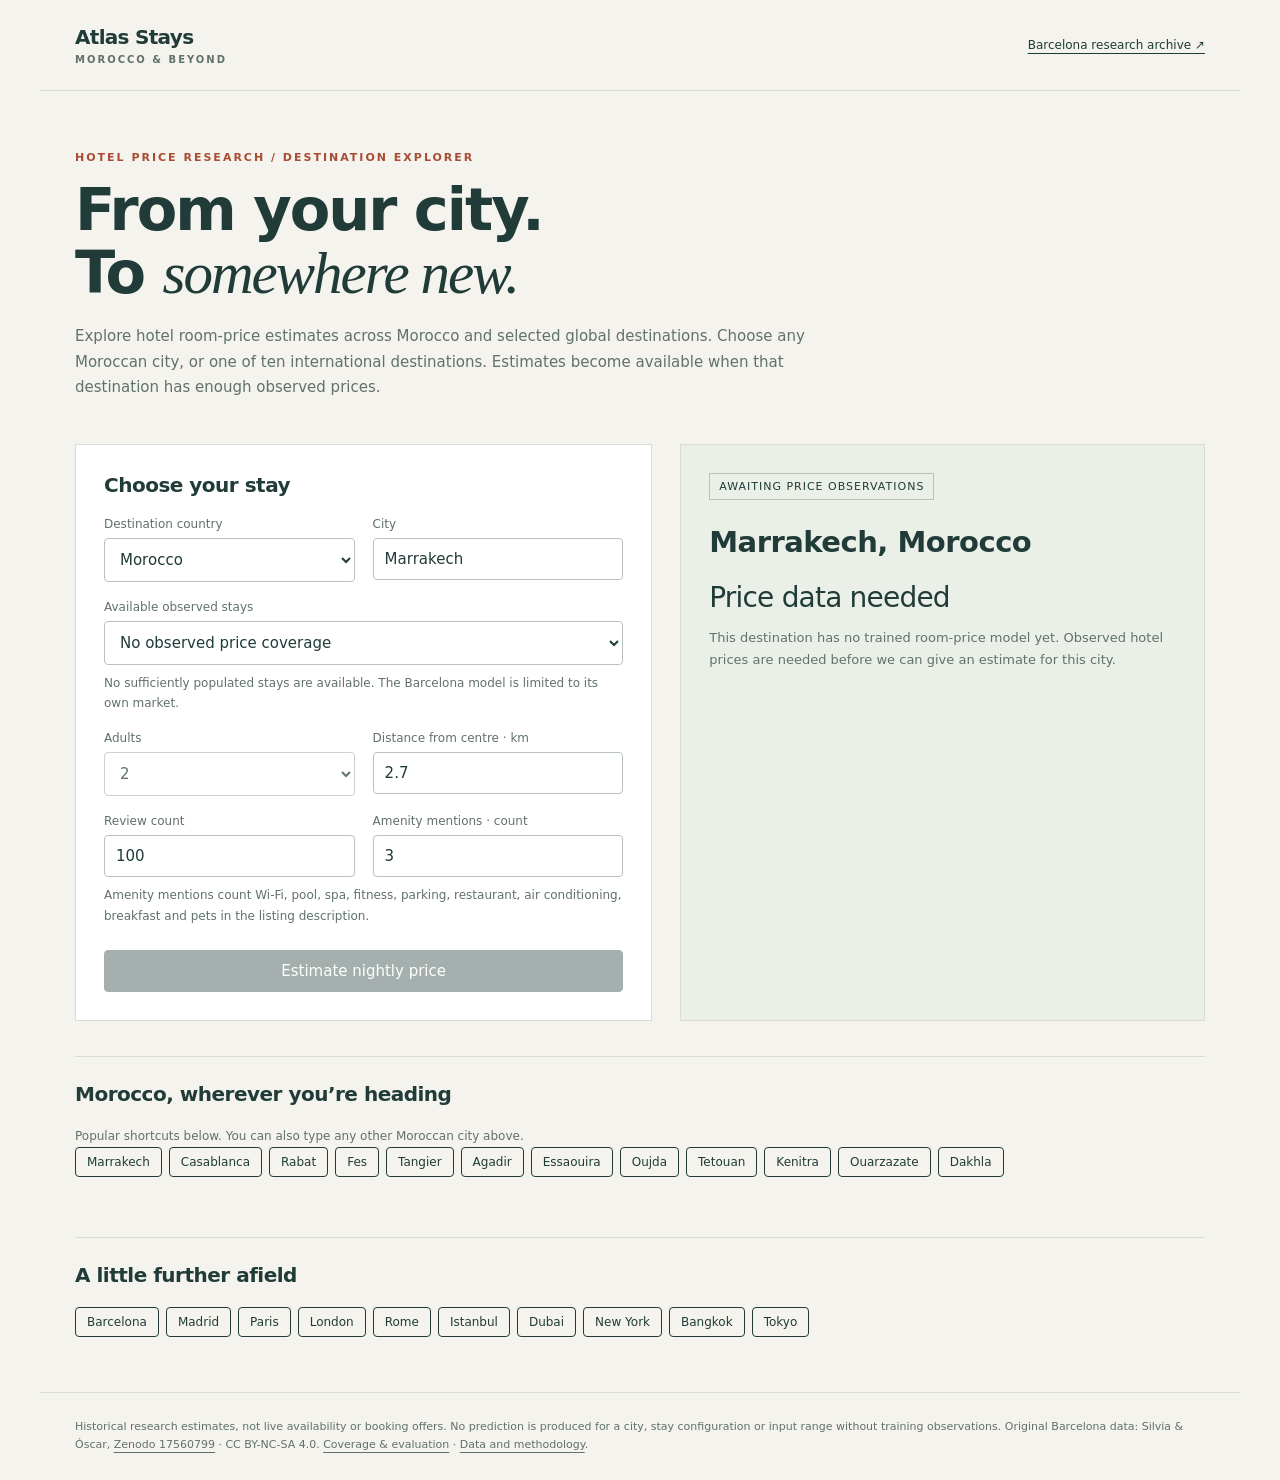
<file: index.html>
<!doctype html>
<html lang="en">
<head>
<meta charset="utf-8">
<meta name="viewport" content="width=device-width, initial-scale=1">
<title>Hotel Price Predictions</title>
<meta http-equiv="refresh" content="0; url=./dashboard/destinations.html">
<script>window.location.replace("./dashboard/destinations.html");</script>
</head>
<body><p>Opening Hotel Price Predictions… <a href="./dashboard/destinations.html">Open the web interface</a>.</p></body>
</html>
</file>
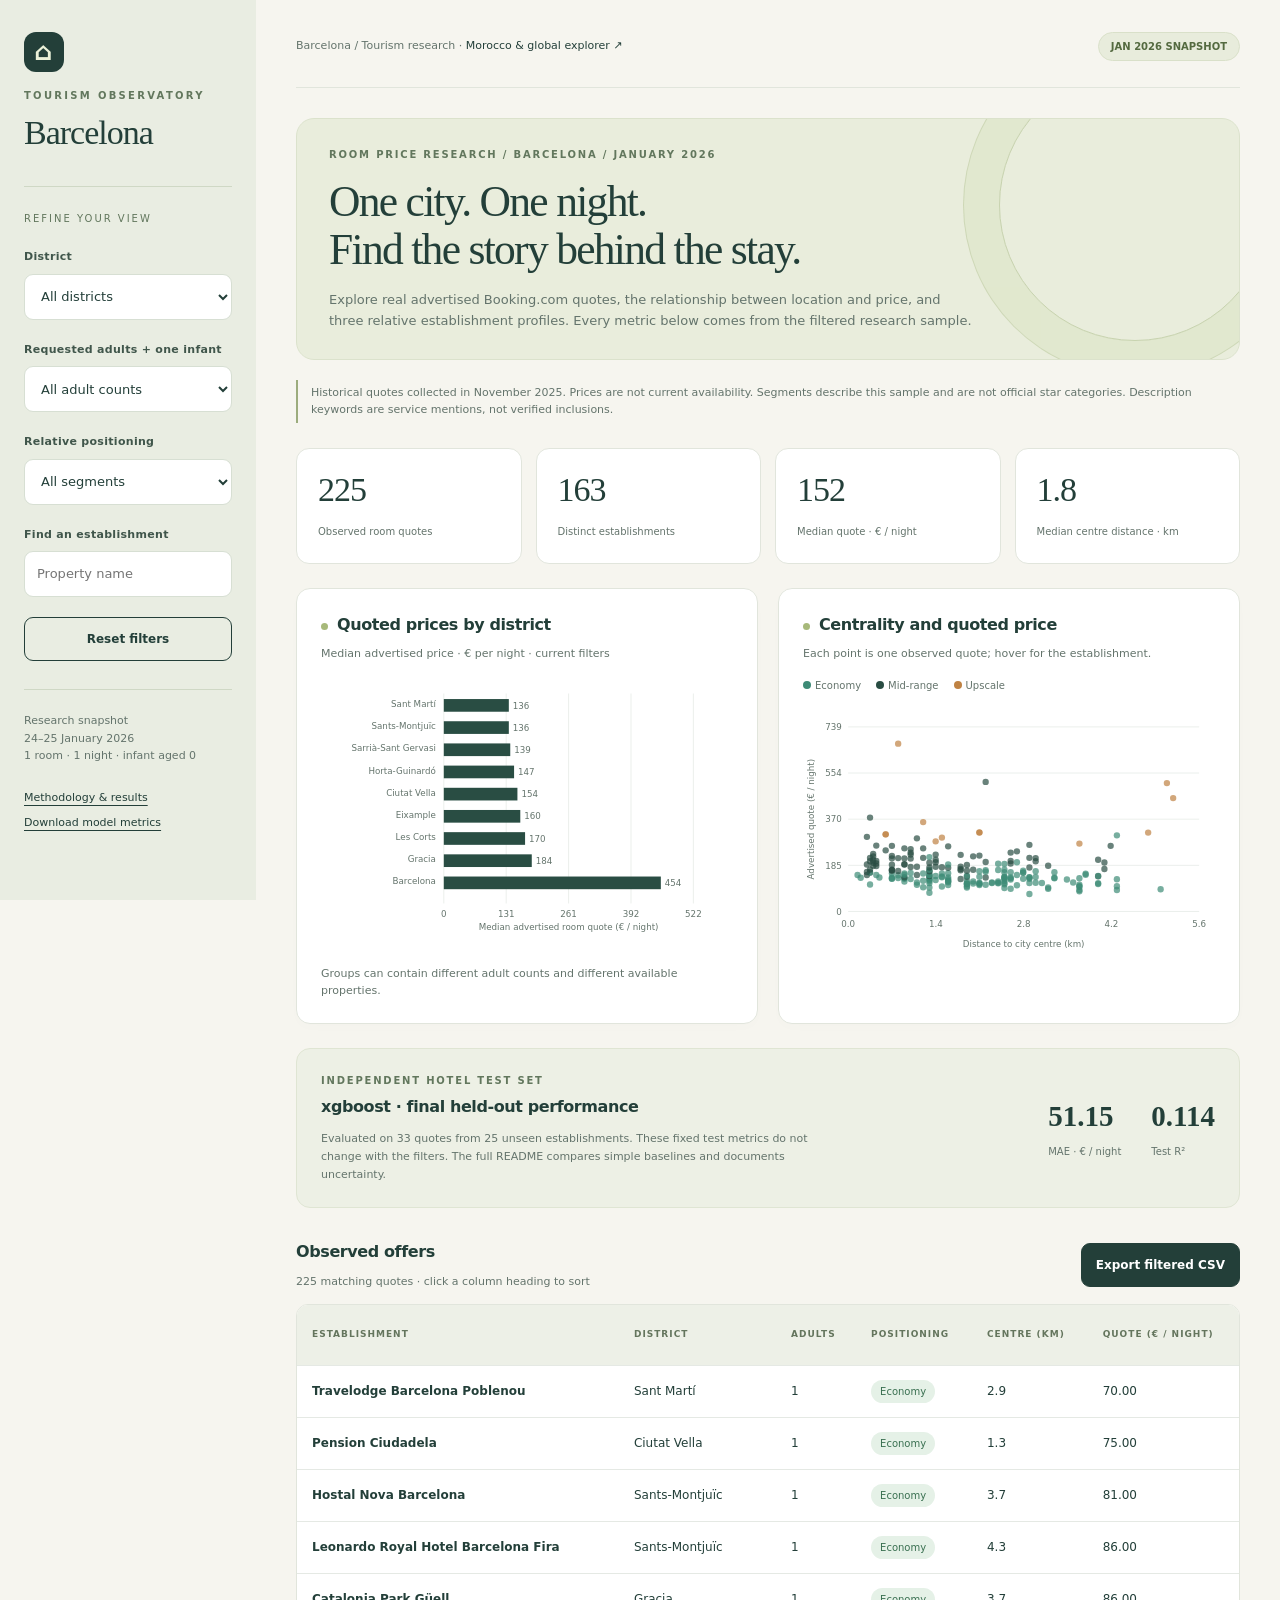
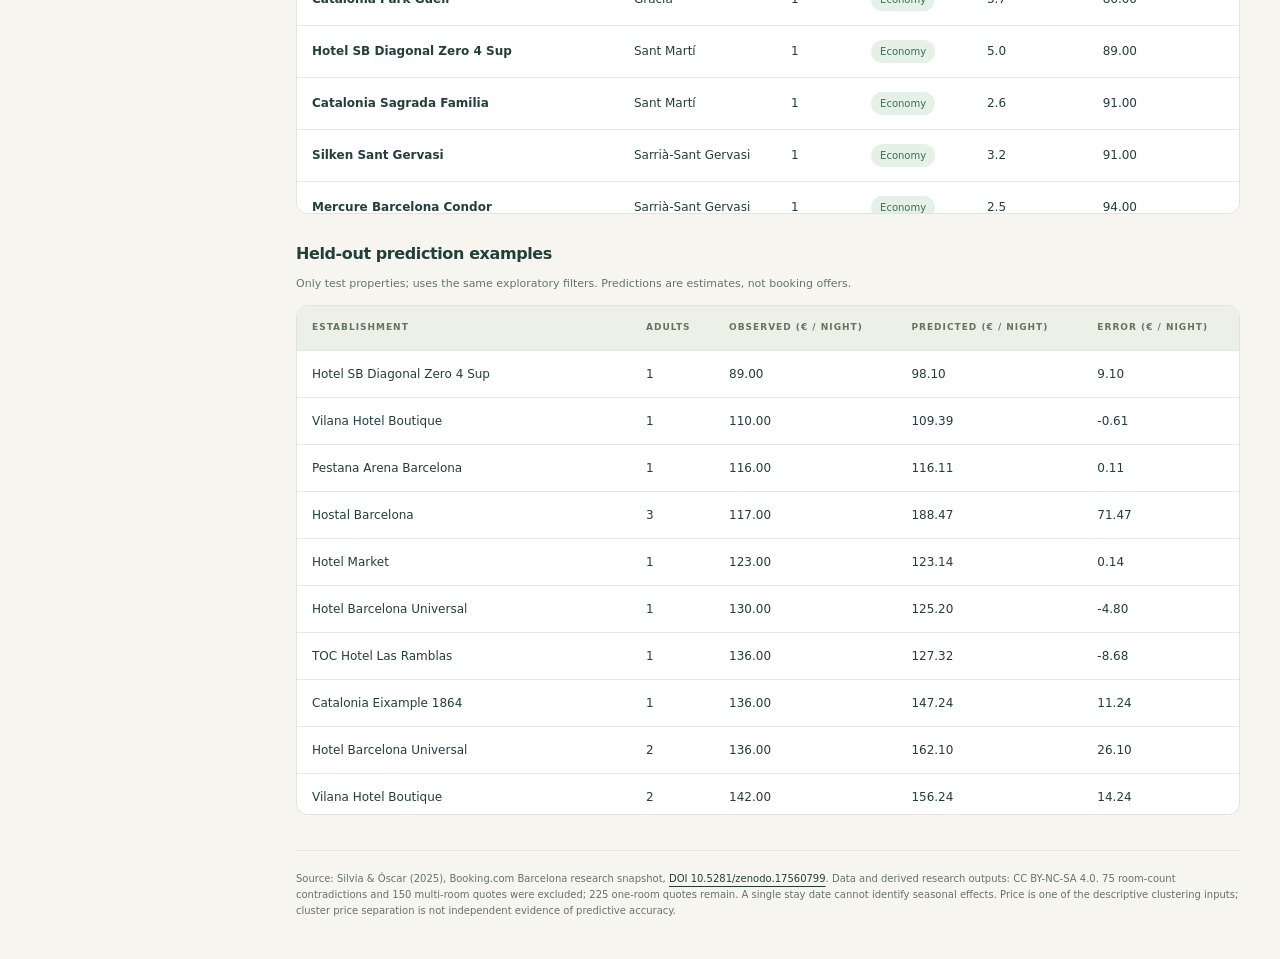
<file: dashboard/index.html>
<!doctype html>
<html lang="en">
<head>
<meta charset="utf-8"><meta name="viewport" content="width=device-width,initial-scale=1">
<title>Barcelona Tourism Observatory · Hotel Price Research</title>
<style>
:root{--ink:#233e52;--muted:#667581;--paper:#f4f4ee;--line:#d9dfdb;--economy:#27877c;--middle:#23405a;--upscale:#cb7d38}*{box-sizing:border-box}body{margin:0;background:var(--paper);color:var(--ink);font:15px system-ui,-apple-system,sans-serif}button,input,select{font:inherit}aside{position:fixed;inset:0 auto 0 0;width:248px;background:#e9ede5;padding:30px 23px;border-right:1px solid var(--line);overflow:auto}.brand{font-size:12px;letter-spacing:2px;text-transform:uppercase;font-weight:700;margin-bottom:38px}.brand strong{display:block;font-size:23px;letter-spacing:-.7px;text-transform:none;margin-top:9px}label{display:block;font-size:12px;color:var(--muted);margin-top:22px;margin-bottom:7px}input,select{width:100%;padding:10px;border:1px solid #bfcac2;background:#fff;color:var(--ink);border-radius:3px}button{padding:10px 14px;border:1px solid var(--ink);background:var(--ink);color:#fff;border-radius:3px;cursor:pointer}button.secondary{background:transparent;color:var(--ink)}aside button{width:100%;margin-top:20px}.aside-note{font-size:12px;line-height:1.6;margin-top:30px;color:var(--muted)}a{color:var(--ink)}main{margin-left:248px;padding:38px 42px 30px;max-width:1600px}.eyebrow{font-size:11px;letter-spacing:2px;font-weight:700;text-transform:uppercase;color:var(--muted)}h1{font-weight:550;letter-spacing:-1.4px;font-size:37px;line-height:1.15;margin:14px 0}h2{font-size:19px;letter-spacing:-.4px;font-weight:600;margin:0 0 9px}p{line-height:1.6}.sub{max-width:810px;color:var(--muted);margin:12px 0 24px}.context{padding:12px 16px;border-left:3px solid var(--economy);background:#e8eee7;font-size:13px;line-height:1.5}.kpis{display:grid;grid-template-columns:repeat(4,1fr);margin:27px 0 30px;padding-bottom:25px;border-bottom:1px solid var(--line)}.kpi b{font-weight:550;font-size:31px;letter-spacing:-1px;display:block}.kpi span{font-size:12px;color:var(--muted)}.grid{display:grid;grid-template-columns:1fr 1fr;gap:24px}.panel{background:#fff;padding:22px;border:1px solid var(--line);min-width:0}.caption{font-size:12px;color:var(--muted);line-height:1.5;margin:7px 0 0}.legend{display:flex;gap:15px;flex-wrap:wrap;font-size:11px;color:var(--muted);margin:11px 0}.dot{display:inline-block;width:8px;height:8px;border-radius:50%;margin-right:4px}.chart{width:100%;min-height:275px}svg{width:100%;height:auto;display:block}svg text{font:11px system-ui;fill:var(--muted)}.quality{display:flex;align-items:center;justify-content:space-between;gap:20px;margin:27px 0;padding:24px 0;border-top:1px solid var(--line);border-bottom:1px solid var(--line)}.quality p{font-size:13px;color:var(--muted);max-width:600px;margin-bottom:0}.quality-metrics{display:flex;gap:28px;white-space:nowrap}.quality-metrics b{font-size:25px;display:block;font-weight:550}.quality-metrics span{font-size:11px;color:var(--muted)}.table-top{display:flex;justify-content:space-between;align-items:center;gap:20px;margin:30px 0 13px}.table-top p{font-size:12px;color:var(--muted);margin:0}.table-wrap{overflow:auto;background:#fff;border:1px solid var(--line);max-height:530px}table{border-collapse:collapse;width:100%;white-space:nowrap;font-size:13px}th,td{padding:13px 15px;border-bottom:1px solid #e5e9e4;text-align:left}th{font-size:10px;letter-spacing:.6px;text-transform:uppercase;background:#f7f8f4;position:sticky;top:0;cursor:pointer}td:first-child{white-space:normal;min-width:210px;max-width:300px}.pill{font-size:11px;border-radius:3px;padding:3px 7px;display:inline-block}.Economy{background:#e4f1ec;color:#216c63}.Mid-range{background:#e7edf2;color:#23405a}.Upscale{background:#f8eddd;color:#965a24}.empty{padding:20px;color:var(--muted)}footer{font-size:12px;color:var(--muted);line-height:1.6;border-top:1px solid var(--line);margin-top:35px;padding-top:20px}#testRows td{font-variant-numeric:tabular-nums}@media(max-width:1050px){aside{width:210px;padding:24px 16px}main{margin-left:210px;padding:30px 23px}.grid{grid-template-columns:1fr}.quality{align-items:flex-start;flex-direction:column}}@media(max-width:650px){aside{position:static;width:auto;border-right:0;padding:20px}.brand{margin-bottom:17px}.brand strong{display:inline;margin-left:12px;font-size:20px}aside .filters{display:grid;grid-template-columns:1fr 1fr;gap:6px 14px}aside label{margin-top:8px}aside button{width:auto;margin-top:14px}.aside-note{margin:12px 0 0}.aside-note br{display:none}main{margin:0;padding:25px 16px}h1{font-size:29px}.kpis{grid-template-columns:1fr 1fr;gap:18px}.panel{padding:16px}.quality-metrics{gap:25px}}
</style>
<link rel="stylesheet" href="interface.css">
</head>
<body>
<a class="skip-link" href="#main">Skip to content</a>
<aside><div class="brand"><span class="brand-mark" aria-hidden="true">⌂</span>Tourism Observatory<strong>Barcelona</strong></div><p class="filter-title">REFINE YOUR VIEW</p><div class="filters">
<div><label for="district">District</label><select id="district"><option value="">All districts</option></select></div>
<div><label for="adults">Requested adults + one infant</label><select id="adults"><option value="">All adult counts</option><option value="1">1 adult</option><option value="2">2 adults</option><option value="3">3 adults</option></select></div>
<div><label for="segment">Relative positioning</label><select id="segment"><option value="">All segments</option><option>Economy</option><option>Mid-range</option><option>Upscale</option></select></div>
<div><label for="search">Find an establishment</label><input id="search" type="search" placeholder="Property name"></div></div>
<button id="reset" class="secondary">Reset filters</button><p class="aside-note">Research snapshot<br>24–25 January 2026<br>1 room · 1 night · infant aged 0<br><br><a href="https://github.com/MO7KUN/Hotel-Price-Prediction-and-Tourism-Analytics#readme">Methodology & results</a><br><a href="../reports/metrics.json">Download model metrics</a></p></aside>
<main id="main">
<div class="topbar"><span>Barcelona / Tourism research · <a href="destinations.html">Morocco & global explorer ↗</a></span><span class="live-label">JAN 2026 SNAPSHOT</span></div>
<section class="hero">
<div class="eyebrow">Room price research / Barcelona / January 2026</div>
<h1>One city. One night.<br>Find the story behind the stay.</h1>
<p class="sub">Explore real advertised Booking.com quotes, the relationship between location and price, and three relative establishment profiles. Every metric below comes from the filtered research sample.</p>
</section>
<div class="context">Historical quotes collected in November 2025. Prices are not current availability. Segments describe this sample and are not official star categories. Description keywords are service mentions, not verified inclusions.</div>
<section class="kpis" aria-label="Filtered sample metrics"><div class="kpi"><b id="quotesKpi"></b><span>Observed room quotes</span></div><div class="kpi"><b id="propertiesKpi"></b><span>Distinct establishments</span></div><div class="kpi"><b id="priceKpi"></b><span>Median quote · € / night</span></div><div class="kpi"><b id="distanceKpi"></b><span>Median centre distance · km</span></div></section>
<section class="grid"><div class="panel"><h2>Quoted prices by district</h2><p class="caption">Median advertised price · € per night · current filters</p><div class="chart" id="districtChart"></div><p class="caption">Groups can contain different adult counts and different available properties.</p></div><div class="panel"><h2>Centrality and quoted price</h2><p class="caption">Each point is one observed quote; hover for the establishment.</p><div class="legend"><span><i class="dot" style="background:var(--economy)"></i>Economy</span><span><i class="dot" style="background:var(--middle)"></i>Mid-range</span><span><i class="dot" style="background:var(--upscale)"></i>Upscale</span></div><div class="chart" id="scatterChart"></div></div></section>
<section class="quality"><div><div class="eyebrow">Independent hotel test set</div><h2 style="margin-top:7px" id="modelName"></h2><p id="qualityContext"></p></div><div class="quality-metrics"><div><b id="mae"></b><span>MAE · € / night</span></div><div><b id="r2"></b><span>Test R²</span></div></div></section>
<section><div class="table-top"><div><h2>Observed offers</h2><p id="rowCount" role="status"></p></div><button id="export">Export filtered CSV</button></div><div class="table-wrap"><table><thead><tr><th data-sort="name" aria-sort="none"><button type="button">Establishment</button></th><th data-sort="district" aria-sort="none"><button type="button">District</button></th><th data-sort="adults" aria-sort="none"><button type="button">Adults</button></th><th data-sort="positioning" aria-sort="none"><button type="button">Positioning</button></th><th data-sort="distance_center_km" aria-sort="none"><button type="button">Centre (km)</button></th><th data-sort="price_per_night_eur" aria-sort="none"><button type="button">Quote (€ / night)</button></th></tr></thead><tbody id="offerRows"></tbody></table></div></section>
<section><div class="table-top"><div><h2>Held-out prediction examples</h2><p>Only test properties; uses the same exploratory filters. Predictions are estimates, not booking offers.</p></div></div><div class="table-wrap"><table><thead><tr><th>Establishment</th><th>Adults</th><th>Observed (€ / night)</th><th>Predicted (€ / night)</th><th>Error (€ / night)</th></tr></thead><tbody id="testRows"></tbody></table></div></section>
<footer>Source: Silvia & Óscar (2025), Booking.com Barcelona research snapshot, <a href="https://doi.org/10.5281/zenodo.17560799" target="_blank" rel="noopener noreferrer">DOI 10.5281/zenodo.17560799</a>. Data and derived research outputs: CC BY-NC-SA 4.0. 75 room-count contradictions and 150 multi-room quotes were excluded; 225 one-room quotes remain. A single stay date cannot identify seasonal effects. Price is one of the descriptive clustering inputs; cluster price separation is not independent evidence of predictive accuracy.</footer>
</main>
<script>
const DATA=[{"property_id": "a2c14fb4bc5e7406", "name": "Barceló Sants", "canonical_url": "https://www.booking.com/hotel/es/barcelo-sants.es.html", "district": "Sants-Montjuïc", "adults": 1, "distance_center_km": 2.7, "price_per_night_eur": 105.0, "positioning": "Economy", "split": "train", "prediction_eur": 107.64711}, {"property_id": "4e850fd59d8a3f71", "name": "Travelodge Barcelona Poblenou", "canonical_url": "https://www.booking.com/hotel/es/travelodge-barcelona-poblenou.es.html", "district": "Sant Martí", "adults": 1, "distance_center_km": 2.9, "price_per_night_eur": 70.0, "positioning": "Economy", "split": "train", "prediction_eur": 81.53251}, {"property_id": "3e79b453fc7fb7fd", "name": "Hotel & Spa Villa Olimpica Suites", "canonical_url": "https://www.booking.com/hotel/es/spa-villa-olimpic-suites.es.html", "district": "Sant Martí", "adults": 1, "distance_center_km": 2.2, "price_per_night_eur": 107.0, "positioning": "Economy", "split": "validation", "prediction_eur": 106.13231}, {"property_id": "7ebfbe6ba92b4012", "name": "Acta CITY47", "canonical_url": "https://www.booking.com/hotel/es/citypark.es.html", "district": "Sants-Montjuïc", "adults": 1, "distance_center_km": 2.4, "price_per_night_eur": 115.0, "positioning": "Economy", "split": "calibration", "prediction_eur": 119.94366}, {"property_id": "1de06055b4b6e22a", "name": "Occidental Diagonal 414", "canonical_url": "https://www.booking.com/hotel/es/occidental-diagonal-414-barcelona.es.html", "district": "Eixample", "adults": 1, "distance_center_km": 1.3, "price_per_night_eur": 159.0, "positioning": "Economy", "split": "calibration", "prediction_eur": 142.66586}, {"property_id": "f33658ccb0ebad8c", "name": "Hostal Sans", "canonical_url": "https://www.booking.com/hotel/es/hostal-r-sans.es.html", "district": "Sants-Montjuïc", "adults": 1, "distance_center_km": 3.2, "price_per_night_eur": 96.0, "positioning": "Economy", "split": "train", "prediction_eur": 105.44016}, {"property_id": "6d489a7c4a3ef591", "name": "Hotel Lleó", "canonical_url": "https://www.booking.com/hotel/es/lleo.es.html", "district": "Ciutat Vella", "adults": 1, "distance_center_km": 0.35, "price_per_night_eur": 108.0, "positioning": "Economy", "split": "train", "prediction_eur": 113.29348}, {"property_id": "4c3b9efe13373d64", "name": "Catalonia Barcelona Plaza", "canonical_url": "https://www.booking.com/hotel/es/cataloniabarcelonaplaza.es.html", "district": "Sants-Montjuïc", "adults": 1, "distance_center_km": 2.2, "price_per_night_eur": 136.0, "positioning": "Mid-range", "split": "train", "prediction_eur": 144.00151}, {"property_id": "739d4aa5cf941f99", "name": "Occidental Barcelona 1929", "canonical_url": "https://www.booking.com/hotel/es/ona-hotels-terra.es.html", "district": "Sants-Montjuïc", "adults": 1, "distance_center_km": 2.3, "price_per_night_eur": 114.0, "positioning": "Economy", "split": "train", "prediction_eur": 125.66467}, {"property_id": "bea48f4e2fc0d2af", "name": "Hotel Soho", "canonical_url": "https://www.booking.com/hotel/es/soho.es.html", "district": "Eixample", "adults": 1, "distance_center_km": 0.9, "price_per_night_eur": 120.0, "positioning": "Economy", "split": "train", "prediction_eur": 132.46152}, {"property_id": "80fe6a94580c40c7", "name": "Catalonia Sagrada Familia", "canonical_url": "https://www.booking.com/hotel/es/cataloniaaragon.es.html", "district": "Sant Martí", "adults": 1, "distance_center_km": 2.6, "price_per_night_eur": 91.0, "positioning": "Economy", "split": "train", "prediction_eur": 100.88353}, {"property_id": "13de3288e8c53e1f", "name": "Hotel Brick Barcelona", "canonical_url": "https://www.booking.com/hotel/es/brick-barcelona.es.html", "district": "Sants-Montjuïc", "adults": 1, "distance_center_km": 2.6, "price_per_night_eur": 128.0, "positioning": "Economy", "split": "validation", "prediction_eur": 120.091675}, {"property_id": "d7643ffd7b143f93", "name": "Leonardo Royal Hotel Barcelona Fira", "canonical_url": "https://www.booking.com/hotel/es/leonardo-royal-barcelona-fira.es.html", "district": "Sants-Montjuïc", "adults": 1, "distance_center_km": 4.3, "price_per_night_eur": 86.0, "positioning": "Economy", "split": "train", "prediction_eur": 98.24134}, {"property_id": "b5740ce4afed9de4", "name": "Catalonia Roma", "canonical_url": "https://www.booking.com/hotel/es/cataloniaroma.es.html", "district": "Eixample", "adults": 1, "distance_center_km": 2.1, "price_per_night_eur": 106.0, "positioning": "Economy", "split": "validation", "prediction_eur": 123.859245}, {"property_id": "9314423420c43241", "name": "AC Hotel Sants by Marriott", "canonical_url": "https://www.booking.com/hotel/es/ac-sants.es.html", "district": "Sants-Montjuïc", "adults": 1, "distance_center_km": 2.8, "price_per_night_eur": 155.0, "positioning": "Economy", "split": "validation", "prediction_eur": 121.81785}, {"property_id": "c86e20bb7f052227", "name": "Wilson Boutique Hotel", "canonical_url": "https://www.booking.com/hotel/es/wilson.es.html", "district": "Sarrià-Sant Gervasi", "adults": 1, "distance_center_km": 1.8, "price_per_night_eur": 130.0, "positioning": "Mid-range", "split": "train", "prediction_eur": 125.31677}, {"property_id": "c96cf67f617453d3", "name": "Hesperia Barcelona Barri Gòtic", "canonical_url": "https://www.booking.com/hotel/es/hesperiametropol.es.html", "district": "Ciutat Vella", "adults": 1, "distance_center_km": 1.1, "price_per_night_eur": 146.0, "positioning": "Mid-range", "split": "validation", "prediction_eur": 141.79977}, {"property_id": "20f34cb3b0bef444", "name": "Chic & Basic Velvet", "canonical_url": "https://www.booking.com/hotel/es/santangelo-barcelona.es.html", "district": "Eixample", "adults": 1, "distance_center_km": 1.9, "price_per_night_eur": 96.0, "positioning": "Economy", "split": "train", "prediction_eur": 121.482086}, {"property_id": "15e42f71c6364ce8", "name": "Ikonik Anglí", "canonical_url": "https://www.booking.com/hotel/es/eurostars-angli.es.html", "district": "Sarrià-Sant Gervasi", "adults": 1, "distance_center_km": 4.3, "price_per_night_eur": 101.0, "positioning": "Economy", "split": "train", "prediction_eur": 109.14324}, {"property_id": "01eb39ed4b2e3421", "name": "NH Barcelona Les Corts", "canonical_url": "https://www.booking.com/hotel/es/nhlescorts.es.html", "district": "Les Corts", "adults": 1, "distance_center_km": 2.8, "price_per_night_eur": 131.0, "positioning": "Economy", "split": "validation", "prediction_eur": 133.03806}, {"property_id": "f228c3f92e6dd1c9", "name": "Hesperia Barcelona Presidente", "canonical_url": "https://www.booking.com/hotel/es/hesperiapresidente.es.html", "district": "Sarrià-Sant Gervasi", "adults": 1, "distance_center_km": 1.9, "price_per_night_eur": 139.0, "positioning": "Mid-range", "split": "train", "prediction_eur": 134.62283}, {"property_id": "357c5a23d3c356b2", "name": "El Avenida Palace", "canonical_url": "https://www.booking.com/hotel/es/avenidapalace.es.html", "district": "Eixample", "adults": 1, "distance_center_km": 0.35, "price_per_night_eur": 168.0, "positioning": "Mid-range", "split": "test", "prediction_eur": 136.94862}, {"property_id": "6bccf1a29554aa58", "name": "The Corner Hotel", "canonical_url": "https://www.booking.com/hotel/es/the-corner.es.html", "district": "Eixample", "adults": 1, "distance_center_km": 1.2, "price_per_night_eur": 215.0, "positioning": "Mid-range", "split": "train", "prediction_eur": 156.09256}, {"property_id": "6ff3909e66b2bbf3", "name": "Ofelias Hotel 4Sup", "canonical_url": "https://www.booking.com/hotel/es/ofelias-4-superior.es.html", "district": "Eixample", "adults": 1, "distance_center_km": 2.0, "price_per_night_eur": 167.0, "positioning": "Mid-range", "split": "validation", "prediction_eur": 130.39508}, {"property_id": "c7641f8a000d3b1b", "name": "Barcelona Century Hotel", "canonical_url": "https://www.booking.com/hotel/es/century-park.es.html", "district": "Eixample", "adults": 1, "distance_center_km": 1.3, "price_per_night_eur": 122.0, "positioning": "Economy", "split": "validation", "prediction_eur": 125.3255}, {"property_id": "4a29e1c255f53d43", "name": "NH Barcelona Stadium", "canonical_url": "https://www.booking.com/hotel/es/nh-barcelona-stadium.es.html", "district": "Les Corts", "adults": 1, "distance_center_km": 3.7, "price_per_night_eur": 133.0, "positioning": "Economy", "split": "train", "prediction_eur": 122.7122}, {"property_id": "4ab2f591af723fbf", "name": "Hotel Market", "canonical_url": "https://www.booking.com/hotel/es/market.es.html", "district": "Eixample", "adults": 1, "distance_center_km": 1.2, "price_per_night_eur": 123.0, "positioning": "Economy", "split": "test", "prediction_eur": 123.14186}, {"property_id": "417c36f8176cb6ae", "name": "The Social Hub Barcelona Poblenou", "canonical_url": "https://www.booking.com/hotel/es/the-social-hub-barcelona-poblenou.es.html", "district": "Sant Martí", "adults": 1, "distance_center_km": 3.8, "price_per_night_eur": 151.0, "positioning": "Economy", "split": "test", "prediction_eur": 101.79308}, {"property_id": "92e6d65bdb1250af", "name": "Catalonia Plaza Catalunya", "canonical_url": "https://www.booking.com/hotel/es/cataloniaduques.es.html", "district": "Eixample", "adults": 1, "distance_center_km": 0.15, "price_per_night_eur": 146.0, "positioning": "Economy", "split": "train", "prediction_eur": 144.9799}, {"property_id": "590dcb338fa4b75c", "name": "Hilton Barcelona", "canonical_url": "https://www.booking.com/hotel/es/hilton-barcelona.es.html", "district": "Les Corts", "adults": 1, "distance_center_km": 3.3, "price_per_night_eur": 157.0, "positioning": "Economy", "split": "calibration", "prediction_eur": 125.58509}, {"property_id": "b1b596eeb4e853cb", "name": "AC Hotel Diagonal L'Illa by Marriott", "canonical_url": "https://www.booking.com/hotel/es/ac-marriott-diagonal-lilla.es.html", "district": "Les Corts", "adults": 1, "distance_center_km": 2.9, "price_per_night_eur": 176.0, "positioning": "Mid-range", "split": "train", "prediction_eur": 177.29895}, {"property_id": "0d169e543f6126bb", "name": "Catalonia Ramblas 4* Sup", "canonical_url": "https://www.booking.com/hotel/es/catalonia-ramblas.es.html", "district": "Ciutat Vella", "adults": 1, "distance_center_km": 0.3, "price_per_night_eur": 146.0, "positioning": "Mid-range", "split": "train", "prediction_eur": 147.78111}, {"property_id": "4f218f42f4e8ef8b", "name": "Hostal Lleida", "canonical_url": "https://www.booking.com/hotel/es/hostal-lleida.es.html", "district": "Eixample", "adults": 1, "distance_center_km": 1.6, "price_per_night_eur": 106.0, "positioning": "Economy", "split": "train", "prediction_eur": 120.67377}, {"property_id": "d97428116ea1eacd", "name": "Vilana Hotel Boutique", "canonical_url": "https://www.booking.com/hotel/es/turo-de-vilana.es.html", "district": "Sarrià-Sant Gervasi", "adults": 1, "distance_center_km": 4.0, "price_per_night_eur": 110.0, "positioning": "Economy", "split": "test", "prediction_eur": 109.38847}, {"property_id": "7adc5fdc47a3ace3", "name": "Mercure Barcelona Condor", "canonical_url": "https://www.booking.com/hotel/es/sercotel-alberta.es.html", "district": "Sarrià-Sant Gervasi", "adults": 1, "distance_center_km": 2.5, "price_per_night_eur": 94.0, "positioning": "Economy", "split": "train", "prediction_eur": 120.559586}, {"property_id": "e14a88e62d2b5140", "name": "Moxy Barcelona", "canonical_url": "https://www.booking.com/hotel/es/moxy-barcelona.es.html", "district": "Sants-Montjuïc", "adults": 1, "distance_center_km": 2.4, "price_per_night_eur": 120.0, "positioning": "Economy", "split": "train", "prediction_eur": 122.48388}, {"property_id": "dc6b24a4e3ab24f3", "name": "Petit Palace Trencadís", "canonical_url": "https://www.booking.com/hotel/es/sunotel-club-central.es.html", "district": "Eixample", "adults": 1, "distance_center_km": 1.1, "price_per_night_eur": 107.0, "positioning": "Economy", "split": "train", "prediction_eur": 126.23757}, {"property_id": "cdd79ecea5c0b183", "name": "Aparthotel Bcn Montjuic", "canonical_url": "https://www.booking.com/hotel/es/bcn-montjuic.es.html", "district": "Sants-Montjuïc", "adults": 1, "distance_center_km": 2.9, "price_per_night_eur": 114.0, "positioning": "Economy", "split": "calibration", "prediction_eur": 121.117836}, {"property_id": "dde6df66acd6992b", "name": "Exe Plaza Catalunya", "canonical_url": "https://www.booking.com/hotel/es/exe-plaza-catalunya.es.html", "district": "Eixample", "adults": 1, "distance_center_km": 0.2, "price_per_night_eur": 135.0, "positioning": "Economy", "split": "train", "prediction_eur": 137.2754}, {"property_id": "142db3b35385030e", "name": "Hotel Acta Azul Barcelona", "canonical_url": "https://www.booking.com/hotel/es/hotelazulbarcelona.es.html", "district": "Sants-Montjuïc", "adults": 1, "distance_center_km": 2.5, "price_per_night_eur": 109.0, "positioning": "Economy", "split": "train", "prediction_eur": 117.28845}, {"property_id": "a5e1ff4698971818", "name": "Praktik Garden", "canonical_url": "https://www.booking.com/hotel/es/the-praktik.es.html", "district": "Eixample", "adults": 1, "distance_center_km": 0.7, "price_per_night_eur": 131.0, "positioning": "Economy", "split": "train", "prediction_eur": 124.72523}, {"property_id": "b5c78a81161dbff1", "name": "NH Barcelona Entenza", "canonical_url": "https://www.booking.com/hotel/es/nh-barcelona-entenza.es.html", "district": "Les Corts", "adults": 1, "distance_center_km": 2.5, "price_per_night_eur": 122.0, "positioning": "Economy", "split": "train", "prediction_eur": 132.73532}, {"property_id": "e8f1aafcfab5d2e9", "name": "Upper Diagonal", "canonical_url": "https://www.booking.com/hotel/es/upper-diagonal-barcelona.es.html", "district": "Sarrià-Sant Gervasi", "adults": 1, "distance_center_km": 4.0, "price_per_night_eur": 141.0, "positioning": "Mid-range", "split": "validation", "prediction_eur": 121.95027}, {"property_id": "8b290855812a79f1", "name": "Catalonia Gracia", "canonical_url": "https://www.booking.com/hotel/es/cataloniacorcega.es.html", "district": "Eixample", "adults": 1, "distance_center_km": 1.4, "price_per_night_eur": 126.0, "positioning": "Economy", "split": "train", "prediction_eur": 123.73457}, {"property_id": "5211d91f13218cbc", "name": "B Hotel", "canonical_url": "https://www.booking.com/hotel/es/bhotel.es.html", "district": "Eixample", "adults": 1, "distance_center_km": 2.0, "price_per_night_eur": 120.0, "positioning": "Economy", "split": "train", "prediction_eur": 122.751076}, {"property_id": "f08da151b01fe903", "name": "ibis Styles Barcelona City Bogatell", "canonical_url": "https://www.booking.com/hotel/es/ibis-styles-barcelona-city-bogatell.es.html", "district": "Sant Martí", "adults": 1, "distance_center_km": 2.1, "price_per_night_eur": 113.0, "positioning": "Economy", "split": "train", "prediction_eur": 103.72268}, {"property_id": "23e40b4135bd58b0", "name": "Sunotel Junior", "canonical_url": "https://www.booking.com/hotel/es/junior.es.html", "district": "Eixample", "adults": 1, "distance_center_km": 1.9, "price_per_night_eur": 101.0, "positioning": "Economy", "split": "train", "prediction_eur": 119.414825}, {"property_id": "a9cfa5b578e72e52", "name": "Four Points by Sheraton Barcelona Diagonal", "canonical_url": "https://www.booking.com/hotel/es/diagonal-barcelona.es.html", "district": "Sant Martí", "adults": 1, "distance_center_km": 3.0, "price_per_night_eur": 115.0, "positioning": "Economy", "split": "validation", "prediction_eur": 117.34888}, {"property_id": "3d8362ff439c25ab", "name": "Hotel SB Diagonal Zero 4 Sup", "canonical_url": "https://www.booking.com/hotel/es/diagonal-zero.es.html", "district": "Sant Martí", "adults": 1, "distance_center_km": 5.0, "price_per_night_eur": 89.0, "positioning": "Economy", "split": "test", "prediction_eur": 98.098816}, {"property_id": "c4bb0bc682a835e2", "name": "Silken Sant Gervasi", "canonical_url": "https://www.booking.com/hotel/es/stgervasi.es.html", "district": "Sarrià-Sant Gervasi", "adults": 1, "distance_center_km": 3.2, "price_per_night_eur": 91.0, "positioning": "Economy", "split": "train", "prediction_eur": 95.05912}, {"property_id": "0e1410bceb686fe1", "name": "Pension Ciudadela", "canonical_url": "https://www.booking.com/hotel/es/pension-ciudadela.es.html", "district": "Ciutat Vella", "adults": 1, "distance_center_km": 1.3, "price_per_night_eur": 75.0, "positioning": "Economy", "split": "train", "prediction_eur": 91.89637}, {"property_id": "5a2a635e54e94211", "name": "Zenit Borrell", "canonical_url": "https://www.booking.com/hotel/es/zenitcondeborrell.es.html", "district": "Eixample", "adults": 1, "distance_center_km": 1.6, "price_per_night_eur": 129.0, "positioning": "Economy", "split": "train", "prediction_eur": 124.65499}, {"property_id": "d0b0d1bda8fea2be", "name": "Sunotel Aston", "canonical_url": "https://www.booking.com/hotel/es/astonbarcelona.es.html", "district": "Eixample", "adults": 1, "distance_center_km": 1.9, "price_per_night_eur": 122.0, "positioning": "Economy", "split": "train", "prediction_eur": 119.91275}, {"property_id": "7958159ac38e389a", "name": "Zenit Barcelona", "canonical_url": "https://www.booking.com/hotel/es/zenitbarna.es.html", "district": "Sarrià-Sant Gervasi", "adults": 1, "distance_center_km": 2.1, "price_per_night_eur": 114.0, "positioning": "Economy", "split": "validation", "prediction_eur": 123.84454}, {"property_id": "7eb1f8e8788c64eb", "name": "Casa Elliot Hotel", "canonical_url": "https://www.booking.com/hotel/es/hoteladvancebarcelona.es.html", "district": "Eixample", "adults": 1, "distance_center_km": 0.7, "price_per_night_eur": 167.0, "positioning": "Mid-range", "split": "calibration", "prediction_eur": 122.89951}, {"property_id": "0f652773e38881ec", "name": "08028 Apartments", "canonical_url": "https://www.booking.com/hotel/es/08028apartments.es.html", "district": "Les Corts", "adults": 1, "distance_center_km": 3.3, "price_per_night_eur": 133.0, "positioning": "Economy", "split": "calibration", "prediction_eur": 126.650505}, {"property_id": "362153ef642f83ca", "name": "AC Hotel Victoria Suites by Marriott", "canonical_url": "https://www.booking.com/hotel/es/victoriasuites.es.html", "district": "Les Corts", "adults": 1, "distance_center_km": 4.1, "price_per_night_eur": 170.0, "positioning": "Mid-range", "split": "test", "prediction_eur": 141.82068}, {"property_id": "83fc321102107a21", "name": "NH Collection Barcelona Constanza", "canonical_url": "https://www.booking.com/hotel/es/nh-constanza.es.html", "district": "Les Corts", "adults": 1, "distance_center_km": 2.8, "price_per_night_eur": 156.0, "positioning": "Economy", "split": "train", "prediction_eur": 144.78278}, {"property_id": "62414e31bff6618f", "name": "Hotel 54 Barceloneta", "canonical_url": "https://www.booking.com/hotel/es/54-barceloneta.es.html", "district": "Ciutat Vella", "adults": 1, "distance_center_km": 1.9, "price_per_night_eur": 163.0, "positioning": "Mid-range", "split": "validation", "prediction_eur": 122.368}, {"property_id": "53ca760e78ae9bf3", "name": "Aparthotel Atenea Calabria", "canonical_url": "https://www.booking.com/hotel/es/aparthotelcalabria.es.html", "district": "Eixample", "adults": 1, "distance_center_km": 1.6, "price_per_night_eur": 123.0, "positioning": "Economy", "split": "calibration", "prediction_eur": 121.482086}, {"property_id": "ecc2e2722bddf2cd", "name": "Catalonia Park Güell", "canonical_url": "https://www.booking.com/hotel/es/catalonia-park-guell.es.html", "district": "Gracia", "adults": 1, "distance_center_km": 3.7, "price_per_night_eur": 86.0, "positioning": "Economy", "split": "train", "prediction_eur": 88.86754}, {"property_id": "3a6a955d6b0453ca", "name": "Allegro Barcelona", "canonical_url": "https://www.booking.com/hotel/es/allegrobarcelona.es.html", "district": "Eixample", "adults": 1, "distance_center_km": 1.3, "price_per_night_eur": 142.0, "positioning": "Mid-range", "split": "validation", "prediction_eur": 132.76912}, {"property_id": "db052e27c3be4f0e", "name": "Hotel Sagrada Familia", "canonical_url": "https://www.booking.com/hotel/es/sagradafamilia.es.html", "district": "Eixample", "adults": 1, "distance_center_km": 2.1, "price_per_night_eur": 110.0, "positioning": "Economy", "split": "calibration", "prediction_eur": 121.08285}, {"property_id": "49fb73c8973f2cbe", "name": "Hotel Barcelona Universal", "canonical_url": "https://www.booking.com/hotel/es/universal.es.html", "district": "Ciutat Vella", "adults": 1, "distance_center_km": 1.3, "price_per_night_eur": 130.0, "positioning": "Economy", "split": "test", "prediction_eur": 125.204544}, {"property_id": "414b773c2a0ec0eb", "name": "Mosaic by Ona", "canonical_url": "https://www.booking.com/hotel/es/ona-hotels-mosaic.es.html", "district": "Eixample", "adults": 1, "distance_center_km": 0.9, "price_per_night_eur": 134.0, "positioning": "Economy", "split": "calibration", "prediction_eur": 123.14186}, {"property_id": "02771c5c1e8da21d", "name": "Hotel Best Auto Hogar", "canonical_url": "https://www.booking.com/hotel/es/autohogar.es.html", "district": "Ciutat Vella", "adults": 1, "distance_center_km": 1.3, "price_per_night_eur": 114.0, "positioning": "Economy", "split": "train", "prediction_eur": 112.77843}, {"property_id": "3637d9ae51dbd0a8", "name": "TOC Hotel Las Ramblas", "canonical_url": "https://www.booking.com/hotel/es/toc-hotel-las-ramblas.es.html", "district": "Ciutat Vella", "adults": 1, "distance_center_km": 0.5, "price_per_night_eur": 136.0, "positioning": "Economy", "split": "test", "prediction_eur": 127.31943}, {"property_id": "dd79496fa0b2a329", "name": "Catalonia Eixample 1864", "canonical_url": "https://www.booking.com/hotel/es/catalonia-eixample-1864.es.html", "district": "Eixample", "adults": 1, "distance_center_km": 0.7, "price_per_night_eur": 136.0, "positioning": "Economy", "split": "test", "prediction_eur": 147.24335}, {"property_id": "6900755bbf80aa90", "name": "Attica 21 Barcelona Mar", "canonical_url": "https://www.booking.com/hotel/es/barcelonamar.es.html", "district": "Sant Martí", "adults": 1, "distance_center_km": 4.0, "price_per_night_eur": 113.0, "positioning": "Economy", "split": "train", "prediction_eur": 109.08769}, {"property_id": "9c8023d36cc54159", "name": "Hotel Derby", "canonical_url": "https://www.booking.com/hotel/es/derby.es.html", "district": "Les Corts", "adults": 1, "distance_center_km": 2.4, "price_per_night_eur": 113.0, "positioning": "Economy", "split": "train", "prediction_eur": 121.04193}, {"property_id": "15287ccac81cbacf", "name": "Catalonia Passeig de Gràcia 4* Sup", "canonical_url": "https://www.booking.com/hotel/es/catalonia-passeig-de-gra-cia.es.html", "district": "Eixample", "adults": 1, "distance_center_km": 0.35, "price_per_night_eur": 156.0, "positioning": "Mid-range", "split": "test", "prediction_eur": 151.30486}, {"property_id": "65f96b0b87203de7", "name": "Atenea Rekord Suites Barcelona", "canonical_url": "https://www.booking.com/hotel/es/hrekord.es.html", "district": "Sarrià-Sant Gervasi", "adults": 1, "distance_center_km": 2.5, "price_per_night_eur": 114.0, "positioning": "Economy", "split": "train", "prediction_eur": 117.05753}, {"property_id": "0afa448bf4767040", "name": "Hostal Nova Barcelona", "canonical_url": "https://www.booking.com/hotel/es/jacana-hosteleria-hospitalet-de-llobregat2.es.html", "district": "Sants-Montjuïc", "adults": 1, "distance_center_km": 3.7, "price_per_night_eur": 81.0, "positioning": "Economy", "split": "validation", "prediction_eur": 91.72082}, {"property_id": "8ec8437d4b4285fd", "name": "NH Barcelona Eixample", "canonical_url": "https://www.booking.com/hotel/es/nh-barcelonaeixample.es.html", "district": "Eixample", "adults": 1, "distance_center_km": 1.3, "price_per_night_eur": 146.0, "positioning": "Economy", "split": "train", "prediction_eur": 131.62689}, {"property_id": "711bf4938ba19ad1", "name": "Pestana Arena Barcelona", "canonical_url": "https://www.booking.com/hotel/es/pestana-arena-barcelona.es.html", "district": "Sants-Montjuïc", "adults": 1, "distance_center_km": 2.3, "price_per_night_eur": 116.0, "positioning": "Economy", "split": "test", "prediction_eur": 116.108025}, {"property_id": "dc6b24a4e3ab24f3", "name": "Petit Palace Trencadís", "canonical_url": "https://www.booking.com/hotel/es/sunotel-club-central.es.html", "district": "Eixample", "adults": 2, "distance_center_km": 1.1, "price_per_night_eur": 116.0, "positioning": "Economy", "split": "train", "prediction_eur": 147.69048}, {"property_id": "c96cf67f617453d3", "name": "Hesperia Barcelona Barri Gòtic", "canonical_url": "https://www.booking.com/hotel/es/hesperiametropol.es.html", "district": "Ciutat Vella", "adults": 2, "distance_center_km": 1.1, "price_per_night_eur": 179.0, "positioning": "Mid-range", "split": "validation", "prediction_eur": 193.68285}, {"property_id": "ecc2e2722bddf2cd", "name": "Catalonia Park Güell", "canonical_url": "https://www.booking.com/hotel/es/catalonia-park-guell.es.html", "district": "Gracia", "adults": 2, "distance_center_km": 3.7, "price_per_night_eur": 99.0, "positioning": "Economy", "split": "train", "prediction_eur": 119.687584}, {"property_id": "7c043c88445efad3", "name": "Abba Sants", "canonical_url": "https://www.booking.com/hotel/es/abbasants.es.html", "district": "Sants-Montjuïc", "adults": 2, "distance_center_km": 2.6, "price_per_night_eur": 133.0, "positioning": "Economy", "split": "train", "prediction_eur": 144.72342}, {"property_id": "f95d03a717b36e45", "name": "Onix Fira", "canonical_url": "https://www.booking.com/hotel/es/onix.es.html", "district": "Eixample", "adults": 2, "distance_center_km": 2.0, "price_per_night_eur": 112.0, "positioning": "Economy", "split": "train", "prediction_eur": 143.24342}, {"property_id": "8b290855812a79f1", "name": "Catalonia Gracia", "canonical_url": "https://www.booking.com/hotel/es/cataloniacorcega.es.html", "district": "Eixample", "adults": 2, "distance_center_km": 1.4, "price_per_night_eur": 142.0, "positioning": "Economy", "split": "train", "prediction_eur": 147.51219}, {"property_id": "d0b0d1bda8fea2be", "name": "Sunotel Aston", "canonical_url": "https://www.booking.com/hotel/es/astonbarcelona.es.html", "district": "Eixample", "adults": 2, "distance_center_km": 1.9, "price_per_night_eur": 113.0, "positioning": "Economy", "split": "train", "prediction_eur": 142.96184}, {"property_id": "f6ab001044404569", "name": "Hotel Coronado", "canonical_url": "https://www.booking.com/hotel/es/coronado.es.html", "district": "Sants-Montjuïc", "adults": 2, "distance_center_km": 1.5, "price_per_night_eur": 100.0, "positioning": "Economy", "split": "calibration", "prediction_eur": 145.19397}, {"property_id": "a2c14fb4bc5e7406", "name": "Barceló Sants", "canonical_url": "https://www.booking.com/hotel/es/barcelo-sants.es.html", "district": "Sants-Montjuïc", "adults": 2, "distance_center_km": 2.7, "price_per_night_eur": 146.0, "positioning": "Economy", "split": "train", "prediction_eur": 144.56119}, {"property_id": "4ebd0e099cfe7179", "name": "Catalonia Diagonal Centro", "canonical_url": "https://www.booking.com/hotel/es/catalonia-diagonal-centro.es.html", "district": "Eixample", "adults": 2, "distance_center_km": 1.3, "price_per_night_eur": 147.0, "positioning": "Economy", "split": "validation", "prediction_eur": 147.16122}, {"property_id": "49fb73c8973f2cbe", "name": "Hotel Barcelona Universal", "canonical_url": "https://www.booking.com/hotel/es/universal.es.html", "district": "Ciutat Vella", "adults": 2, "distance_center_km": 1.3, "price_per_night_eur": 136.0, "positioning": "Economy", "split": "test", "prediction_eur": 162.10236}, {"property_id": "20f34cb3b0bef444", "name": "Chic & Basic Velvet", "canonical_url": "https://www.booking.com/hotel/es/santangelo-barcelona.es.html", "district": "Eixample", "adults": 2, "distance_center_km": 1.9, "price_per_night_eur": 111.0, "positioning": "Economy", "split": "train", "prediction_eur": 154.57504}, {"property_id": "09e1d2f8b073d551", "name": "Catalonia Born", "canonical_url": "https://www.booking.com/hotel/es/cataloniaborn.es.html", "district": "Ciutat Vella", "adults": 2, "distance_center_km": 0.9, "price_per_night_eur": 147.0, "positioning": "Economy", "split": "train", "prediction_eur": 157.48032}, {"property_id": "5acfd5265d724fcc", "name": "Hotel Concordia Barcelona", "canonical_url": "https://www.booking.com/hotel/es/concordia.es.html", "district": "Sants-Montjuïc", "adults": 2, "distance_center_km": 1.6, "price_per_night_eur": 175.0, "positioning": "Mid-range", "split": "validation", "prediction_eur": 158.15007}, {"property_id": "3e79b453fc7fb7fd", "name": "Hotel & Spa Villa Olimpica Suites", "canonical_url": "https://www.booking.com/hotel/es/spa-villa-olimpic-suites.es.html", "district": "Sant Martí", "adults": 2, "distance_center_km": 2.2, "price_per_night_eur": 159.0, "positioning": "Economy", "split": "validation", "prediction_eur": 131.01895}, {"property_id": "67056f669fff5486", "name": "Catalonia Avinyo", "canonical_url": "https://www.booking.com/hotel/es/avinyo.es.html", "district": "Ciutat Vella", "adults": 2, "distance_center_km": 0.8, "price_per_night_eur": 145.0, "positioning": "Economy", "split": "train", "prediction_eur": 142.03801}, {"property_id": "e14a88e62d2b5140", "name": "Moxy Barcelona", "canonical_url": "https://www.booking.com/hotel/es/moxy-barcelona.es.html", "district": "Sants-Montjuïc", "adults": 2, "distance_center_km": 2.4, "price_per_night_eur": 166.0, "positioning": "Economy", "split": "train", "prediction_eur": 148.67743}, {"property_id": "13de3288e8c53e1f", "name": "Hotel Brick Barcelona", "canonical_url": "https://www.booking.com/hotel/es/brick-barcelona.es.html", "district": "Sants-Montjuïc", "adults": 2, "distance_center_km": 2.6, "price_per_night_eur": 157.0, "positioning": "Economy", "split": "validation", "prediction_eur": 144.15495}, {"property_id": "357c5a23d3c356b2", "name": "El Avenida Palace", "canonical_url": "https://www.booking.com/hotel/es/avenidapalace.es.html", "district": "Eixample", "adults": 2, "distance_center_km": 0.35, "price_per_night_eur": 215.0, "positioning": "Mid-range", "split": "test", "prediction_eur": 167.06624}, {"property_id": "6ff3909e66b2bbf3", "name": "Ofelias Hotel 4Sup", "canonical_url": "https://www.booking.com/hotel/es/ofelias-4-superior.es.html", "district": "Eixample", "adults": 2, "distance_center_km": 2.0, "price_per_night_eur": 221.0, "positioning": "Mid-range", "split": "validation", "prediction_eur": 157.49121}, {"property_id": "5a2a635e54e94211", "name": "Zenit Borrell", "canonical_url": "https://www.booking.com/hotel/es/zenitcondeborrell.es.html", "district": "Eixample", "adults": 2, "distance_center_km": 1.6, "price_per_night_eur": 136.0, "positioning": "Economy", "split": "train", "prediction_eur": 148.60806}, {"property_id": "c86e20bb7f052227", "name": "Wilson Boutique Hotel", "canonical_url": "https://www.booking.com/hotel/es/wilson.es.html", "district": "Sarrià-Sant Gervasi", "adults": 2, "distance_center_km": 1.8, "price_per_night_eur": 165.0, "positioning": "Mid-range", "split": "train", "prediction_eur": 149.396}, {"property_id": "23e40b4135bd58b0", "name": "Sunotel Junior", "canonical_url": "https://www.booking.com/hotel/es/junior.es.html", "district": "Eixample", "adults": 2, "distance_center_km": 1.9, "price_per_night_eur": 109.0, "positioning": "Economy", "split": "train", "prediction_eur": 142.36899}, {"property_id": "ce29ba97a0dcf629", "name": "Petit Palace Museum", "canonical_url": "https://www.booking.com/hotel/es/petit-palace-museum.es.html", "district": "Eixample", "adults": 2, "distance_center_km": 0.45, "price_per_night_eur": 146.0, "positioning": "Economy", "split": "train", "prediction_eur": 164.69897}, {"property_id": "f228c3f92e6dd1c9", "name": "Hesperia Barcelona Presidente", "canonical_url": "https://www.booking.com/hotel/es/hesperiapresidente.es.html", "district": "Sarrià-Sant Gervasi", "adults": 2, "distance_center_km": 1.9, "price_per_night_eur": 186.0, "positioning": "Mid-range", "split": "train", "prediction_eur": 150.9452}, {"property_id": "bcb422f4f0b9184a", "name": "Hotel Rialto", "canonical_url": "https://www.booking.com/hotel/es/rialto.es.html", "district": "Ciutat Vella", "adults": 2, "distance_center_km": 0.8, "price_per_night_eur": 134.0, "positioning": "Economy", "split": "train", "prediction_eur": 134.23944}, {"property_id": "4f218f42f4e8ef8b", "name": "Hostal Lleida", "canonical_url": "https://www.booking.com/hotel/es/hostal-lleida.es.html", "district": "Eixample", "adults": 2, "distance_center_km": 1.6, "price_per_night_eur": 121.0, "positioning": "Economy", "split": "train", "prediction_eur": 143.86792}, {"property_id": "83fc321102107a21", "name": "NH Collection Barcelona Constanza", "canonical_url": "https://www.booking.com/hotel/es/nh-constanza.es.html", "district": "Les Corts", "adults": 2, "distance_center_km": 2.8, "price_per_night_eur": 163.0, "positioning": "Economy", "split": "train", "prediction_eur": 173.75266}, {"property_id": "4c3b9efe13373d64", "name": "Catalonia Barcelona Plaza", "canonical_url": "https://www.booking.com/hotel/es/cataloniabarcelonaplaza.es.html", "district": "Sants-Montjuïc", "adults": 2, "distance_center_km": 2.2, "price_per_night_eur": 198.0, "positioning": "Mid-range", "split": "train", "prediction_eur": 174.7594}, {"property_id": "c7641f8a000d3b1b", "name": "Barcelona Century Hotel", "canonical_url": "https://www.booking.com/hotel/es/century-park.es.html", "district": "Eixample", "adults": 2, "distance_center_km": 1.3, "price_per_night_eur": 167.0, "positioning": "Economy", "split": "validation", "prediction_eur": 147.74345}, {"property_id": "9c47ff5215e14f94", "name": "Hostal Portugal", "canonical_url": "https://www.booking.com/hotel/es/pension-portugal.es.html", "district": "Ciutat Vella", "adults": 2, "distance_center_km": 1.2, "price_per_night_eur": 97.0, "positioning": "Economy", "split": "train", "prediction_eur": 121.174164}, {"property_id": "34a03f0cc107083a", "name": "Aparthotel Bertrán", "canonical_url": "https://www.booking.com/hotel/es/aparthotel-bertran.es.html", "district": "Sarrià-Sant Gervasi", "adults": 2, "distance_center_km": 3.6, "price_per_night_eur": 116.0, "positioning": "Economy", "split": "train", "prediction_eur": 128.4766}, {"property_id": "362153ef642f83ca", "name": "AC Hotel Victoria Suites by Marriott", "canonical_url": "https://www.booking.com/hotel/es/victoriasuites.es.html", "district": "Les Corts", "adults": 2, "distance_center_km": 4.1, "price_per_night_eur": 196.0, "positioning": "Mid-range", "split": "test", "prediction_eur": 209.98984}, {"property_id": "20961b6385e3f525", "name": "Hostal Nuevo Colon", "canonical_url": "https://www.booking.com/hotel/es/hostal-nuevo-colon.es.html", "district": "Ciutat Vella", "adults": 2, "distance_center_km": 1.3, "price_per_night_eur": 96.0, "positioning": "Economy", "split": "train", "prediction_eur": 110.23511}, {"property_id": "e825a243970203bc", "name": "Catalonia Atenas", "canonical_url": "https://www.booking.com/hotel/es/cataloniatenas.es.html", "district": "Sant Martí", "adults": 2, "distance_center_km": 3.0, "price_per_night_eur": 138.0, "positioning": "Economy", "split": "train", "prediction_eur": 142.53726}, {"property_id": "b7dee58656030d9b", "name": "Catalonia Magdalenes", "canonical_url": "https://www.booking.com/hotel/es/catalonia-magdalenes.es.html", "district": "Ciutat Vella", "adults": 2, "distance_center_km": 0.4, "price_per_night_eur": 183.0, "positioning": "Mid-range", "split": "train", "prediction_eur": 159.53098}, {"property_id": "6ee26df97f16e0e5", "name": "Catalonia Barcelona 505", "canonical_url": "https://www.booking.com/hotel/es/catalonia-barcelona-505.es.html", "district": "Sarrià-Sant Gervasi", "adults": 2, "distance_center_km": 3.3, "price_per_night_eur": 135.0, "positioning": "Economy", "split": "train", "prediction_eur": 134.11066}, {"property_id": "80fe6a94580c40c7", "name": "Catalonia Sagrada Familia", "canonical_url": "https://www.booking.com/hotel/es/cataloniaaragon.es.html", "district": "Sant Martí", "adults": 2, "distance_center_km": 2.6, "price_per_night_eur": 136.0, "positioning": "Economy", "split": "train", "prediction_eur": 134.58391}, {"property_id": "e80ba70c8042f01d", "name": "ICON Bcn", "canonical_url": "https://www.booking.com/hotel/es/petit-palace-bcn.es.html", "district": "Eixample", "adults": 2, "distance_center_km": 0.45, "price_per_night_eur": 192.0, "positioning": "Mid-range", "split": "train", "prediction_eur": 172.29138}, {"property_id": "943430bae48def4c", "name": "Hotel Medinaceli New reopening 2025", "canonical_url": "https://www.booking.com/hotel/es/medinaceli.es.html", "district": "Ciutat Vella", "adults": 2, "distance_center_km": 1.2, "price_per_night_eur": 152.0, "positioning": "Economy", "split": "train", "prediction_eur": 133.527}, {"property_id": "d97428116ea1eacd", "name": "Vilana Hotel Boutique", "canonical_url": "https://www.booking.com/hotel/es/turo-de-vilana.es.html", "district": "Sarrià-Sant Gervasi", "adults": 2, "distance_center_km": 4.0, "price_per_night_eur": 142.0, "positioning": "Economy", "split": "test", "prediction_eur": 156.24057}, {"property_id": "d7643ffd7b143f93", "name": "Leonardo Royal Hotel Barcelona Fira", "canonical_url": "https://www.booking.com/hotel/es/leonardo-royal-barcelona-fira.es.html", "district": "Sants-Montjuïc", "adults": 2, "distance_center_km": 4.3, "price_per_night_eur": 129.0, "positioning": "Economy", "split": "train", "prediction_eur": 144.05255}, {"property_id": "7eb1f8e8788c64eb", "name": "Casa Elliot Hotel", "canonical_url": "https://www.booking.com/hotel/es/hoteladvancebarcelona.es.html", "district": "Eixample", "adults": 2, "distance_center_km": 0.7, "price_per_night_eur": 213.0, "positioning": "Mid-range", "split": "calibration", "prediction_eur": 156.06575}, {"property_id": "2aa09bd21870f1ea", "name": "Catalonia Rigoletto", "canonical_url": "https://www.booking.com/hotel/es/rigoletto.es.html", "district": "Les Corts", "adults": 2, "distance_center_km": 3.7, "price_per_night_eur": 272.0, "positioning": "Upscale", "split": "test", "prediction_eur": 142.578}, {"property_id": "0afa448bf4767040", "name": "Hostal Nova Barcelona", "canonical_url": "https://www.booking.com/hotel/es/jacana-hosteleria-hospitalet-de-llobregat2.es.html", "district": "Sants-Montjuïc", "adults": 2, "distance_center_km": 3.7, "price_per_night_eur": 101.0, "positioning": "Economy", "split": "validation", "prediction_eur": 111.99645}, {"property_id": "cdd79ecea5c0b183", "name": "Aparthotel Bcn Montjuic", "canonical_url": "https://www.booking.com/hotel/es/bcn-montjuic.es.html", "district": "Sants-Montjuïc", "adults": 2, "distance_center_km": 2.9, "price_per_night_eur": 137.0, "positioning": "Economy", "split": "calibration", "prediction_eur": 147.30217}, {"property_id": "142db3b35385030e", "name": "Hotel Acta Azul Barcelona", "canonical_url": "https://www.booking.com/hotel/es/hotelazulbarcelona.es.html", "district": "Sants-Montjuïc", "adults": 2, "distance_center_km": 2.5, "price_per_night_eur": 135.0, "positioning": "Economy", "split": "train", "prediction_eur": 142.37993}, {"property_id": "00874b8f332525fc", "name": "Catalonia Park Putxet", "canonical_url": "https://www.booking.com/hotel/es/cataloniaparkputxet.es.html", "district": "Sarrià-Sant Gervasi", "adults": 2, "distance_center_km": 3.1, "price_per_night_eur": 114.0, "positioning": "Economy", "split": "train", "prediction_eur": 134.06865}, {"property_id": "075f970c24b93571", "name": "Vale Suites", "canonical_url": "https://www.booking.com/hotel/es/servicesapartments-city.es.html", "district": "Eixample", "adults": 2, "distance_center_km": 1.0, "price_per_night_eur": 228.0, "positioning": "Mid-range", "split": "train", "prediction_eur": 154.50029}, {"property_id": "ce203c8c9b9ac4d7", "name": "Onix Liceo", "canonical_url": "https://www.booking.com/hotel/es/onix-liceo.es.html", "district": "Ciutat Vella", "adults": 2, "distance_center_km": 1.0, "price_per_night_eur": 130.0, "positioning": "Economy", "split": "train", "prediction_eur": 145.28972}, {"property_id": "4e850fd59d8a3f71", "name": "Travelodge Barcelona Poblenou", "canonical_url": "https://www.booking.com/hotel/es/travelodge-barcelona-poblenou.es.html", "district": "Sant Martí", "adults": 2, "distance_center_km": 2.9, "price_per_night_eur": 131.0, "positioning": "Economy", "split": "train", "prediction_eur": 111.06633}, {"property_id": "b5740ce4afed9de4", "name": "Catalonia Roma", "canonical_url": "https://www.booking.com/hotel/es/cataloniaroma.es.html", "district": "Eixample", "adults": 2, "distance_center_km": 2.1, "price_per_night_eur": 161.0, "positioning": "Economy", "split": "validation", "prediction_eur": 144.83032}, {"property_id": "ffffec29de3513d3", "name": "Casa Lolita", "canonical_url": "https://www.booking.com/hotel/es/casa-lolita-barcelona.es.html", "district": "Eixample", "adults": 2, "distance_center_km": 0.7, "price_per_night_eur": 132.0, "positioning": "Economy", "split": "validation", "prediction_eur": 160.49513}, {"property_id": "c5dd6148d0605bd1", "name": "Catalonia Catedral", "canonical_url": "https://www.booking.com/hotel/es/catalonia-catedral.es.html", "district": "Ciutat Vella", "adults": 2, "distance_center_km": 0.45, "price_per_night_eur": 182.0, "positioning": "Mid-range", "split": "train", "prediction_eur": 180.24472}, {"property_id": "15287ccac81cbacf", "name": "Catalonia Passeig de Gràcia 4* Sup", "canonical_url": "https://www.booking.com/hotel/es/catalonia-passeig-de-gra-cia.es.html", "district": "Eixample", "adults": 2, "distance_center_km": 0.35, "price_per_night_eur": 201.0, "positioning": "Mid-range", "split": "test", "prediction_eur": 202.26689}, {"property_id": "553555b75c33ce12", "name": "Bonanova Suite", "canonical_url": "https://www.booking.com/hotel/es/aparthotel-bonanova.es.html", "district": "Sarrià-Sant Gervasi", "adults": 2, "distance_center_km": 3.5, "price_per_night_eur": 128.0, "positioning": "Economy", "split": "train", "prediction_eur": 117.17891}, {"property_id": "a5bf05881d0e627f", "name": "Sercotel Amister Art Hotel Barcelona", "canonical_url": "https://www.booking.com/hotel/es/amisterbarcelona.es.html", "district": "Eixample", "adults": 2, "distance_center_km": 1.6, "price_per_night_eur": 153.0, "positioning": "Economy", "split": "validation", "prediction_eur": 159.66837}, {"property_id": "db052e27c3be4f0e", "name": "Hotel Sagrada Familia", "canonical_url": "https://www.booking.com/hotel/es/sagradafamilia.es.html", "district": "Eixample", "adults": 2, "distance_center_km": 2.1, "price_per_night_eur": 139.0, "positioning": "Economy", "split": "calibration", "prediction_eur": 145.3431}, {"property_id": "82b2791aaa41adb2", "name": "Eurostars Cristal Palace", "canonical_url": "https://www.booking.com/hotel/es/cristal.es.html", "district": "Eixample", "adults": 2, "distance_center_km": 0.45, "price_per_night_eur": 202.0, "positioning": "Mid-range", "split": "train", "prediction_eur": 201.99007}, {"property_id": "7adc5fdc47a3ace3", "name": "Mercure Barcelona Condor", "canonical_url": "https://www.booking.com/hotel/es/sercotel-alberta.es.html", "district": "Sarrià-Sant Gervasi", "adults": 2, "distance_center_km": 2.5, "price_per_night_eur": 136.0, "positioning": "Economy", "split": "train", "prediction_eur": 146.34494}, {"property_id": "e9a62597e3744890", "name": "Guitart Grand Passage", "canonical_url": "https://www.booking.com/hotel/es/grandpasage.es.html", "district": "Eixample", "adults": 2, "distance_center_km": 1.8, "price_per_night_eur": 170.0, "positioning": "Mid-range", "split": "test", "prediction_eur": 153.47104}, {"property_id": "c84cd86a4e731866", "name": "Hostal Live Barcelona", "canonical_url": "https://www.booking.com/hotel/es/hostal-live-barcelona.es.html", "district": "Eixample", "adults": 2, "distance_center_km": 0.9, "price_per_night_eur": 137.0, "positioning": "Mid-range", "split": "train", "prediction_eur": 145.54462}, {"property_id": "ab8b66167007639b", "name": "Caledonian", "canonical_url": "https://www.booking.com/hotel/es/caledonian.es.html", "district": "Eixample", "adults": 2, "distance_center_km": 0.8, "price_per_night_eur": 162.0, "positioning": "Mid-range", "split": "test", "prediction_eur": 141.73836}, {"property_id": "56992a0ccbc85bc0", "name": "Factory Apartments Barcelona", "canonical_url": "https://www.booking.com/hotel/es/factory-apartments.es.html", "district": "Eixample", "adults": 2, "distance_center_km": 0.7, "price_per_night_eur": 223.0, "positioning": "Mid-range", "split": "calibration", "prediction_eur": 146.05989}, {"property_id": "9e4f34a78d6bc1b7", "name": "Praktik Èssens", "canonical_url": "https://www.booking.com/hotel/es/praktik-essens.es.html", "district": "Eixample", "adults": 2, "distance_center_km": 0.4, "price_per_night_eur": 195.0, "positioning": "Mid-range", "split": "train", "prediction_eur": 172.29138}, {"property_id": "a9cfa5b578e72e52", "name": "Four Points by Sheraton Barcelona Diagonal", "canonical_url": "https://www.booking.com/hotel/es/diagonal-barcelona.es.html", "district": "Sant Martí", "adults": 2, "distance_center_km": 3.0, "price_per_night_eur": 161.0, "positioning": "Economy", "split": "validation", "prediction_eur": 140.99847}, {"property_id": "e8f1aafcfab5d2e9", "name": "Upper Diagonal", "canonical_url": "https://www.booking.com/hotel/es/upper-diagonal-barcelona.es.html", "district": "Sarrià-Sant Gervasi", "adults": 2, "distance_center_km": 4.0, "price_per_night_eur": 207.0, "positioning": "Mid-range", "split": "validation", "prediction_eur": 171.2664}, {"property_id": "b1b596eeb4e853cb", "name": "AC Hotel Diagonal L'Illa by Marriott", "canonical_url": "https://www.booking.com/hotel/es/ac-marriott-diagonal-lilla.es.html", "district": "Les Corts", "adults": 2, "distance_center_km": 2.9, "price_per_night_eur": 267.0, "positioning": "Mid-range", "split": "train", "prediction_eur": 215.11993}, {"property_id": "297795563628d5ff", "name": "Pol & Grace Hotel", "canonical_url": "https://www.booking.com/hotel/es/guillermo-tell.es.html", "district": "Sarrià-Sant Gervasi", "adults": 2, "distance_center_km": 2.5, "price_per_night_eur": 139.0, "positioning": "Economy", "split": "train", "prediction_eur": 150.12854}, {"property_id": "418674fd2cda65ed", "name": "NH Sants Barcelona", "canonical_url": "https://www.booking.com/hotel/es/nh-sants-barcelona.es.html", "district": "Les Corts", "adults": 2, "distance_center_km": 2.7, "price_per_night_eur": 241.0, "positioning": "Mid-range", "split": "train", "prediction_eur": 166.52}, {"property_id": "cd38c375868749d6", "name": "Sercotel Caspe", "canonical_url": "https://www.booking.com/hotel/es/fiesta-caspe.es.html", "district": "Eixample", "adults": 2, "distance_center_km": 1.3, "price_per_night_eur": 161.0, "positioning": "Mid-range", "split": "train", "prediction_eur": 167.13301}, {"property_id": "e49f75e01a71afc4", "name": "Acta Splendid", "canonical_url": "https://www.booking.com/hotel/es/splendid.es.html", "district": "Eixample", "adults": 2, "distance_center_km": 0.7, "price_per_night_eur": 163.0, "positioning": "Mid-range", "split": "train", "prediction_eur": 160.03}, {"property_id": "90d93f804aa886b0", "name": "Roma Reial", "canonical_url": "https://www.booking.com/hotel/es/roma-reial.es.html", "district": "Ciutat Vella", "adults": 2, "distance_center_km": 0.9, "price_per_night_eur": 131.0, "positioning": "Economy", "split": "train", "prediction_eur": 124.25837}, {"property_id": "dd79496fa0b2a329", "name": "Catalonia Eixample 1864", "canonical_url": "https://www.booking.com/hotel/es/catalonia-eixample-1864.es.html", "district": "Eixample", "adults": 2, "distance_center_km": 0.7, "price_per_night_eur": 153.0, "positioning": "Economy", "split": "test", "prediction_eur": 162.49785}, {"property_id": "3a6a955d6b0453ca", "name": "Allegro Barcelona", "canonical_url": "https://www.booking.com/hotel/es/allegrobarcelona.es.html", "district": "Eixample", "adults": 2, "distance_center_km": 1.3, "price_per_night_eur": 195.0, "positioning": "Mid-range", "split": "validation", "prediction_eur": 158.57082}, {"property_id": "3e79b453fc7fb7fd", "name": "Hotel & Spa Villa Olimpica Suites", "canonical_url": "https://www.booking.com/hotel/es/spa-villa-olimpic-suites.es.html", "district": "Sant Martí", "adults": 3, "distance_center_km": 2.2, "price_per_night_eur": 165.0, "positioning": "Economy", "split": "validation", "prediction_eur": 195.83752}, {"property_id": "a2c14fb4bc5e7406", "name": "Barceló Sants", "canonical_url": "https://www.booking.com/hotel/es/barcelo-sants.es.html", "district": "Sants-Montjuïc", "adults": 3, "distance_center_km": 2.7, "price_per_night_eur": 197.0, "positioning": "Economy", "split": "train", "prediction_eur": 200.06197}, {"property_id": "20961b6385e3f525", "name": "Hostal Nuevo Colon", "canonical_url": "https://www.booking.com/hotel/es/hostal-nuevo-colon.es.html", "district": "Ciutat Vella", "adults": 3, "distance_center_km": 1.3, "price_per_night_eur": 127.0, "positioning": "Economy", "split": "train", "prediction_eur": 147.8919}, {"property_id": "c96cf67f617453d3", "name": "Hesperia Barcelona Barri Gòtic", "canonical_url": "https://www.booking.com/hotel/es/hesperiametropol.es.html", "district": "Ciutat Vella", "adults": 3, "distance_center_km": 1.1, "price_per_night_eur": 293.0, "positioning": "Mid-range", "split": "validation", "prediction_eur": 257.39996}, {"property_id": "0afa448bf4767040", "name": "Hostal Nova Barcelona", "canonical_url": "https://www.booking.com/hotel/es/jacana-hosteleria-hospitalet-de-llobregat2.es.html", "district": "Sants-Montjuïc", "adults": 3, "distance_center_km": 3.7, "price_per_night_eur": 107.0, "positioning": "Economy", "split": "validation", "prediction_eur": 152.22064}, {"property_id": "e9f04387733a5104", "name": "Cuatro Naciones", "canonical_url": "https://www.booking.com/hotel/es/cuatro-naciones.es.html", "district": "Ciutat Vella", "adults": 3, "distance_center_km": 1.0, "price_per_night_eur": 154.0, "positioning": "Economy", "split": "train", "prediction_eur": 178.38925}, {"property_id": "4e850fd59d8a3f71", "name": "Travelodge Barcelona Poblenou", "canonical_url": "https://www.booking.com/hotel/es/travelodge-barcelona-poblenou.es.html", "district": "Sant Martí", "adults": 3, "distance_center_km": 2.9, "price_per_night_eur": 136.0, "positioning": "Economy", "split": "train", "prediction_eur": 143.98824}, {"property_id": "fbe79bf26f466319", "name": "Gaudi Hotel", "canonical_url": "https://www.booking.com/hotel/es/gaudi-barcelona.es.html", "district": "Ciutat Vella", "adults": 3, "distance_center_km": 1.0, "price_per_night_eur": 212.0, "positioning": "Mid-range", "split": "train", "prediction_eur": 203.24722}, {"property_id": "075f970c24b93571", "name": "Vale Suites", "canonical_url": "https://www.booking.com/hotel/es/servicesapartments-city.es.html", "district": "Eixample", "adults": 3, "distance_center_km": 1.0, "price_per_night_eur": 250.0, "positioning": "Mid-range", "split": "train", "prediction_eur": 202.24112}, {"property_id": "c86e20bb7f052227", "name": "Wilson Boutique Hotel", "canonical_url": "https://www.booking.com/hotel/es/wilson.es.html", "district": "Sarrià-Sant Gervasi", "adults": 3, "distance_center_km": 1.8, "price_per_night_eur": 179.0, "positioning": "Mid-range", "split": "train", "prediction_eur": 191.73723}, {"property_id": "7adc5fdc47a3ace3", "name": "Mercure Barcelona Condor", "canonical_url": "https://www.booking.com/hotel/es/sercotel-alberta.es.html", "district": "Sarrià-Sant Gervasi", "adults": 3, "distance_center_km": 2.5, "price_per_night_eur": 157.0, "positioning": "Economy", "split": "train", "prediction_eur": 201.12938}, {"property_id": "39572457b49c360a", "name": "Barcelona Apartment Republica", "canonical_url": "https://www.booking.com/hotel/es/republica.es.html", "district": "Sant Martí", "adults": 3, "distance_center_km": 2.5, "price_per_night_eur": 130.0, "positioning": "Economy", "split": "train", "prediction_eur": 146.81227}, {"property_id": "c5968dc20937b130", "name": "Mayerling Bisbe Urquinaona", "canonical_url": "https://www.booking.com/hotel/es/chic-basic-urquinaona-apartamentos.es.html", "district": "Eixample", "adults": 3, "distance_center_km": 0.4, "price_per_night_eur": 221.0, "positioning": "Mid-range", "split": "train", "prediction_eur": 219.1484}, {"property_id": "20f34cb3b0bef444", "name": "Chic & Basic Velvet", "canonical_url": "https://www.booking.com/hotel/es/santangelo-barcelona.es.html", "district": "Eixample", "adults": 3, "distance_center_km": 1.9, "price_per_night_eur": 143.0, "positioning": "Economy", "split": "train", "prediction_eur": 202.33882}, {"property_id": "142db3b35385030e", "name": "Hotel Acta Azul Barcelona", "canonical_url": "https://www.booking.com/hotel/es/hotelazulbarcelona.es.html", "district": "Sants-Montjuïc", "adults": 3, "distance_center_km": 2.5, "price_per_night_eur": 167.0, "positioning": "Economy", "split": "train", "prediction_eur": 186.39964}, {"property_id": "56992a0ccbc85bc0", "name": "Factory Apartments Barcelona", "canonical_url": "https://www.booking.com/hotel/es/factory-apartments.es.html", "district": "Eixample", "adults": 3, "distance_center_km": 0.7, "price_per_night_eur": 263.0, "positioning": "Mid-range", "split": "calibration", "prediction_eur": 191.20941}, {"property_id": "0ac1dfcfdd1fdc49", "name": "Aparthotel Allada 3*", "canonical_url": "https://www.booking.com/hotel/es/apartamentos-allada.es.html", "district": "Ciutat Vella", "adults": 3, "distance_center_km": 0.9, "price_per_night_eur": 152.0, "positioning": "Economy", "split": "validation", "prediction_eur": 163.53654}, {"property_id": "0e306b1b3344868d", "name": "Barceló Raval", "canonical_url": "https://www.booking.com/hotel/es/raval.es.html", "district": "Ciutat Vella", "adults": 3, "distance_center_km": 0.9, "price_per_night_eur": 253.0, "positioning": "Mid-range", "split": "test", "prediction_eur": 254.69135}, {"property_id": "bcb0540cb6365491", "name": "Isabella's House", "canonical_url": "https://www.booking.com/hotel/es/isabella-39-s-house.es.html", "district": "Sarrià-Sant Gervasi", "adults": 3, "distance_center_km": 2.9, "price_per_night_eur": 215.0, "positioning": "Mid-range", "split": "train", "prediction_eur": 193.95598}, {"property_id": "84b3a197e7fb3e30", "name": "Casa Abamita", "canonical_url": "https://www.booking.com/hotel/es/mayerling-abamita-apartments.es.html", "district": "Eixample", "adults": 3, "distance_center_km": 0.6, "price_per_night_eur": 245.0, "positioning": "Mid-range", "split": "train", "prediction_eur": 219.49121}, {"property_id": "dcae55f5a4aa9116", "name": "HOSTAL BEDMATES", "canonical_url": "https://www.booking.com/hotel/es/hostal-bedmates.es.html", "district": "Sants-Montjuïc", "adults": 3, "distance_center_km": 1.5, "price_per_night_eur": 152.0, "positioning": "Economy", "split": "test", "prediction_eur": 212.3245}, {"property_id": "fb116bb74dbf491b", "name": "Tembo Barcelona", "canonical_url": "https://www.booking.com/hotel/es/tembo-barcelona.es.html", "district": "Barcelona", "adults": 3, "distance_center_km": 5.2, "price_per_night_eur": 454.0, "positioning": "Upscale", "split": "train", "prediction_eur": 435.79498}, {"property_id": "e80ba70c8042f01d", "name": "ICON Bcn", "canonical_url": "https://www.booking.com/hotel/es/petit-palace-bcn.es.html", "district": "Eixample", "adults": 3, "distance_center_km": 0.45, "price_per_night_eur": 264.0, "positioning": "Mid-range", "split": "train", "prediction_eur": 225.49434}, {"property_id": "af42aa088e8363d1", "name": "Sixtytwo Hotel", "canonical_url": "https://www.booking.com/hotel/es/sixtytwo-barcelona.es.html", "district": "Eixample", "adults": 3, "distance_center_km": 0.8, "price_per_night_eur": 672.0, "positioning": "Upscale", "split": "test", "prediction_eur": 191.70415}, {"property_id": "53ca760e78ae9bf3", "name": "Aparthotel Atenea Calabria", "canonical_url": "https://www.booking.com/hotel/es/aparthotelcalabria.es.html", "district": "Eixample", "adults": 3, "distance_center_km": 1.6, "price_per_night_eur": 188.0, "positioning": "Economy", "split": "calibration", "prediction_eur": 189.60234}, {"property_id": "a19af64e5a9d8b22", "name": "Generator Barcelona", "canonical_url": "https://www.booking.com/hotel/es/generator-hostel-barcelona.es.html", "district": "Gracia", "adults": 3, "distance_center_km": 1.5, "price_per_night_eur": 140.0, "positioning": "Economy", "split": "train", "prediction_eur": 174.88667}, {"property_id": "9fdbc52aadbc3154", "name": "SmartRoom Barcelona", "canonical_url": "https://www.booking.com/hotel/es/smartroom-barcelona.es.html", "district": "Sants-Montjuïc", "adults": 3, "distance_center_km": 3.2, "price_per_night_eur": 183.0, "positioning": "Mid-range", "split": "test", "prediction_eur": 178.05237}, {"property_id": "210494191569cb69", "name": "Senator Barcelona Apartments", "canonical_url": "https://www.booking.com/hotel/es/aparthotelcitysenator.es.html", "district": "Sarrià-Sant Gervasi", "adults": 3, "distance_center_km": 2.6, "price_per_night_eur": 192.0, "positioning": "Mid-range", "split": "train", "prediction_eur": 187.17285}, {"property_id": "1888e05e4735f09b", "name": "Ramblas Hotel", "canonical_url": "https://www.booking.com/hotel/es/ramblashotel.es.html", "district": "Ciutat Vella", "adults": 3, "distance_center_km": 1.0, "price_per_night_eur": 178.0, "positioning": "Mid-range", "split": "train", "prediction_eur": 190.6558}, {"property_id": "91bea998859f5ae3", "name": "Acta Antibes", "canonical_url": "https://www.booking.com/hotel/es/hotelantibesbarcelona.es.html", "district": "Eixample", "adults": 3, "distance_center_km": 1.4, "price_per_night_eur": 179.0, "positioning": "Mid-range", "split": "train", "prediction_eur": 190.27098}, {"property_id": "2bdb7789fbfad619", "name": "Gran Hotel Havana 4Sup by Escampa Hotels", "canonical_url": "https://www.booking.com/hotel/es/silkengranhotelhavana.es.html", "district": "Eixample", "adults": 3, "distance_center_km": 0.6, "price_per_night_eur": 309.0, "positioning": "Upscale", "split": "calibration", "prediction_eur": 277.34464}, {"property_id": "f568c6657f09bf91", "name": "Barcelona Princess", "canonical_url": "https://www.booking.com/hotel/es/barcelonaprincess.es.html", "district": "Sant Martí", "adults": 3, "distance_center_km": 4.8, "price_per_night_eur": 316.0, "positioning": "Upscale", "split": "calibration", "prediction_eur": 288.5998}, {"property_id": "357c5a23d3c356b2", "name": "El Avenida Palace", "canonical_url": "https://www.booking.com/hotel/es/avenidapalace.es.html", "district": "Eixample", "adults": 3, "distance_center_km": 0.35, "price_per_night_eur": 376.0, "positioning": "Mid-range", "split": "test", "prediction_eur": 249.52402}, {"property_id": "047c650e668637c9", "name": "Citadines Ramblas Barcelona", "canonical_url": "https://www.booking.com/hotel/es/citadines.es.html", "district": "Ciutat Vella", "adults": 3, "distance_center_km": 0.4, "price_per_night_eur": 231.0, "positioning": "Mid-range", "split": "train", "prediction_eur": 233.53345}, {"property_id": "ad2053decbe95b41", "name": "Novotel Barcelona City", "canonical_url": "https://www.booking.com/hotel/es/novotel-barcelona-city.es.html", "district": "Sant Martí", "adults": 3, "distance_center_km": 2.6, "price_per_night_eur": 202.0, "positioning": "Mid-range", "split": "train", "prediction_eur": 228.03189}, {"property_id": "1d8f057f5af755e2", "name": "Residencia Universitaria Resa Campus del Mar", "canonical_url": "https://www.booking.com/hotel/es/residencia-campus-del-mar.es.html", "district": "Ciutat Vella", "adults": 3, "distance_center_km": 1.8, "price_per_night_eur": 227.0, "positioning": "Mid-range", "split": "test", "prediction_eur": 161.00465}, {"property_id": "49fb73c8973f2cbe", "name": "Hotel Barcelona Universal", "canonical_url": "https://www.booking.com/hotel/es/universal.es.html", "district": "Ciutat Vella", "adults": 3, "distance_center_km": 1.3, "price_per_night_eur": 218.0, "positioning": "Economy", "split": "test", "prediction_eur": 254.17796}, {"property_id": "61469b1115d1b3e5", "name": "Som Nit Born", "canonical_url": "https://www.booking.com/hotel/es/som-nit-born.es.html", "district": "Ciutat Vella", "adults": 3, "distance_center_km": 1.3, "price_per_night_eur": 176.0, "positioning": "Mid-range", "split": "train", "prediction_eur": 181.23569}, {"property_id": "4c1e0e74ec07054b", "name": "Som Nit Triomf", "canonical_url": "https://www.booking.com/hotel/es/hostal-dos-reinos.es.html", "district": "Eixample", "adults": 3, "distance_center_km": 0.7, "price_per_night_eur": 166.0, "positioning": "Mid-range", "split": "train", "prediction_eur": 204.47827}, {"property_id": "0d169e543f6126bb", "name": "Catalonia Ramblas 4* Sup", "canonical_url": "https://www.booking.com/hotel/es/catalonia-ramblas.es.html", "district": "Ciutat Vella", "adults": 3, "distance_center_km": 0.3, "price_per_night_eur": 299.0, "positioning": "Mid-range", "split": "train", "prediction_eur": 275.79565}, {"property_id": "e150784c0b5147a5", "name": "Mesón Castilla Atiram Hotels", "canonical_url": "https://www.booking.com/hotel/es/atirammesoncastilla.es.html", "district": "Ciutat Vella", "adults": 3, "distance_center_km": 0.4, "price_per_night_eur": 206.0, "positioning": "Mid-range", "split": "train", "prediction_eur": 220.05673}, {"property_id": "65f96b0b87203de7", "name": "Atenea Rekord Suites Barcelona", "canonical_url": "https://www.booking.com/hotel/es/hrekord.es.html", "district": "Sarrià-Sant Gervasi", "adults": 3, "distance_center_km": 2.5, "price_per_night_eur": 190.0, "positioning": "Economy", "split": "train", "prediction_eur": 186.03381}, {"property_id": "2f230f8849fd9595", "name": "Hotel Pelayo", "canonical_url": "https://www.booking.com/hotel/es/pelayo.es.html", "district": "Eixample", "adults": 3, "distance_center_km": 0.35, "price_per_night_eur": 156.0, "positioning": "Economy", "split": "calibration", "prediction_eur": 208.6397}, {"property_id": "b82b26e0111e94b7", "name": "Hostal Paris", "canonical_url": "https://www.booking.com/hotel/es/hostal-paris-barna.es.html", "district": "Ciutat Vella", "adults": 3, "distance_center_km": 0.7, "price_per_night_eur": 187.0, "positioning": "Mid-range", "split": "validation", "prediction_eur": 186.77058}, {"property_id": "54bdc703f74ca8cc", "name": "C211 Barcelona - Simaba Group", "canonical_url": "https://www.booking.com/hotel/es/c211-casanova.es.html", "district": "Sarrià-Sant Gervasi", "adults": 3, "distance_center_km": 2.1, "price_per_night_eur": 317.0, "positioning": "Upscale", "split": "test", "prediction_eur": 196.2012}, {"property_id": "e2e8d7395a219c2f", "name": "Barcelona Pere Tarrés Youth Hostel", "canonical_url": "https://www.booking.com/hotel/es/albergue-pere-tarres.es.html", "district": "Les Corts", "adults": 3, "distance_center_km": 3.0, "price_per_night_eur": 201.0, "positioning": "Mid-range", "split": "train", "prediction_eur": 202.26495}, {"property_id": "9f0c78801d64ed70", "name": "Hotel Balmoral", "canonical_url": "https://www.booking.com/hotel/es/balmoral.es.html", "district": "Sarrià-Sant Gervasi", "adults": 3, "distance_center_km": 1.6, "price_per_night_eur": 261.0, "positioning": "Mid-range", "split": "train", "prediction_eur": 239.88318}, {"property_id": "94604cba95d211e1", "name": "Casa Gracia Apartments", "canonical_url": "https://www.booking.com/hotel/es/casa-gracia-apartments.es.html", "district": "Gracia", "adults": 3, "distance_center_km": 1.4, "price_per_night_eur": 281.0, "positioning": "Upscale", "split": "test", "prediction_eur": 191.33153}, {"property_id": "1266b704175819ee", "name": "BYPILLOW House", "canonical_url": "https://www.booking.com/hotel/es/voluto.es.html", "district": "Horta-Guinardó", "adults": 3, "distance_center_km": 3.8, "price_per_night_eur": 147.0, "positioning": "Economy", "split": "calibration", "prediction_eur": 182.45079}, {"property_id": "5d362ebdb7a5b8ce", "name": "Hotel Granados 83, a member of Preferred Hotels & Resorts", "canonical_url": "https://www.booking.com/hotel/es/granados-83.es.html", "district": "Eixample", "adults": 3, "distance_center_km": 1.2, "price_per_night_eur": 253.0, "positioning": "Mid-range", "split": "train", "prediction_eur": 214.41609}, {"property_id": "dd91da7fb9774e53", "name": "Apartaments Marina - Abapart", "canonical_url": "https://www.booking.com/hotel/es/apartmentsmarina.es.html", "district": "Eixample", "adults": 3, "distance_center_km": 2.1, "price_per_night_eur": 316.0, "positioning": "Upscale", "split": "test", "prediction_eur": 186.52014}, {"property_id": "50ada7d2dbb535ca", "name": "Grupotel Gran Via 678", "canonical_url": "https://www.booking.com/hotel/es/gran-via-678.es.html", "district": "Eixample", "adults": 3, "distance_center_km": 0.6, "price_per_night_eur": 309.0, "positioning": "Upscale", "split": "validation", "prediction_eur": 257.80185}, {"property_id": "2997561d07bcfe53", "name": "Cosmo Apartments Sants", "canonical_url": "https://www.booking.com/hotel/es/just-style.es.html", "district": "Sants-Montjuïc", "adults": 3, "distance_center_km": 3.0, "price_per_night_eur": 214.0, "positioning": "Mid-range", "split": "validation", "prediction_eur": 188.79517}, {"property_id": "65fb331d460ac08f", "name": "Yomo Hostal BCN Port", "canonical_url": "https://www.booking.com/hotel/es/hostal-bcn-port.es.html", "district": "Sants-Montjuïc", "adults": 3, "distance_center_km": 1.5, "price_per_night_eur": 177.0, "positioning": "Mid-range", "split": "validation", "prediction_eur": 176.98984}, {"property_id": "377f14c30970fd61", "name": "Oriente Atiram Hotel", "canonical_url": "https://www.booking.com/hotel/es/atiramoriente.es.html", "district": "Ciutat Vella", "adults": 3, "distance_center_km": 0.9, "price_per_night_eur": 213.0, "positioning": "Mid-range", "split": "train", "prediction_eur": 190.35783}, {"property_id": "0ab54beeee95d71c", "name": "Fontanella Green House", "canonical_url": "https://www.booking.com/hotel/es/fontanella-barcelona.es.html", "district": "Ciutat Vella", "adults": 3, "distance_center_km": 0.3, "price_per_night_eur": 188.0, "positioning": "Mid-range", "split": "train", "prediction_eur": 204.23405}, {"property_id": "f6ab001044404569", "name": "Hotel Coronado", "canonical_url": "https://www.booking.com/hotel/es/coronado.es.html", "district": "Sants-Montjuïc", "adults": 3, "distance_center_km": 1.5, "price_per_night_eur": 137.0, "positioning": "Economy", "split": "calibration", "prediction_eur": 190.07764}, {"property_id": "055ec30590901e8d", "name": "Suites Center Barcelona", "canonical_url": "https://www.booking.com/hotel/es/suites-center-barcelona.es.html", "district": "Gracia", "adults": 3, "distance_center_km": 1.5, "price_per_night_eur": 296.0, "positioning": "Upscale", "split": "train", "prediction_eur": 246.52057}, {"property_id": "5d0575d60ae87a6d", "name": "Barcelona Apartment Aramunt", "canonical_url": "https://www.booking.com/hotel/es/aramunt-apartmnets.es.html", "district": "Eixample", "adults": 3, "distance_center_km": 0.9, "price_per_night_eur": 189.0, "positioning": "Mid-range", "split": "test", "prediction_eur": 239.66974}, {"property_id": "e92eeb6cea49c1a1", "name": "Hostal Barcelona", "canonical_url": "https://www.booking.com/hotel/es/hostal-barcelona.es.html", "district": "Sants-Montjuïc", "adults": 3, "distance_center_km": 1.6, "price_per_night_eur": 117.0, "positioning": "Economy", "split": "test", "prediction_eur": 188.46504}, {"property_id": "4c3b9efe13373d64", "name": "Catalonia Barcelona Plaza", "canonical_url": "https://www.booking.com/hotel/es/cataloniabarcelonaplaza.es.html", "district": "Sants-Montjuïc", "adults": 3, "distance_center_km": 2.2, "price_per_night_eur": 519.0, "positioning": "Mid-range", "split": "train", "prediction_eur": 297.47754}, {"property_id": "a5992d1b66083993", "name": "Gallery Hotel 4 Sup", "canonical_url": "https://www.booking.com/hotel/es/gallery.es.html", "district": "Eixample", "adults": 3, "distance_center_km": 1.2, "price_per_night_eur": 358.0, "positioning": "Upscale", "split": "validation", "prediction_eur": 261.66663}, {"property_id": "ae1cbecacff7569c", "name": "Barcelona Apartment Villarroel", "canonical_url": "https://www.booking.com/hotel/es/barcelona-apartment-villarroel.es.html", "district": "Eixample", "adults": 3, "distance_center_km": 1.4, "price_per_night_eur": 197.0, "positioning": "Mid-range", "split": "train", "prediction_eur": 191.03252}, {"property_id": "b05a9ce386a5fcb3", "name": "Decô Apartments Barcelona-Sants", "canonical_url": "https://www.booking.com/hotel/es/barcelona-upartments-aliga-barcelona.es.html", "district": "Sants-Montjuïc", "adults": 3, "distance_center_km": 2.6, "price_per_night_eur": 236.0, "positioning": "Mid-range", "split": "train", "prediction_eur": 186.69145}, {"property_id": "c84cd86a4e731866", "name": "Hostal Live Barcelona", "canonical_url": "https://www.booking.com/hotel/es/hostal-live-barcelona.es.html", "district": "Eixample", "adults": 3, "distance_center_km": 0.9, "price_per_night_eur": 188.0, "positioning": "Mid-range", "split": "train", "prediction_eur": 190.53593}, {"property_id": "0668268ce7c3aafd", "name": "Ako Suite Hotel", "canonical_url": "https://www.booking.com/hotel/es/ako-suites.es.html", "district": "Eixample", "adults": 3, "distance_center_km": 0.8, "price_per_night_eur": 214.0, "positioning": "Mid-range", "split": "test", "prediction_eur": 191.20941}, {"property_id": "78145edb724d70e9", "name": "Casa Gracia", "canonical_url": "https://www.booking.com/hotel/es/hostel-casa-gracia.es.html", "district": "Gracia", "adults": 3, "distance_center_km": 1.4, "price_per_night_eur": 228.0, "positioning": "Mid-range", "split": "train", "prediction_eur": 189.4688}, {"property_id": "4666b10266af6f20", "name": "Aparthotel Mariano Cubi Barcelona", "canonical_url": "https://www.booking.com/hotel/es/marianocubi.es.html", "district": "Sarrià-Sant Gervasi", "adults": 3, "distance_center_km": 2.1, "price_per_night_eur": 224.0, "positioning": "Mid-range", "split": "train", "prediction_eur": 191.2799}, {"property_id": "aae7b3f8590d9713", "name": "Pensión 45", "canonical_url": "https://www.booking.com/hotel/es/pension-45.es.html", "district": "Ciutat Vella", "adults": 3, "distance_center_km": 0.3, "price_per_night_eur": 158.0, "positioning": "Mid-range", "split": "calibration", "prediction_eur": 207.90704}, {"property_id": "d7643ffd7b143f93", "name": "Leonardo Royal Hotel Barcelona Fira", "canonical_url": "https://www.booking.com/hotel/es/leonardo-royal-barcelona-fira.es.html", "district": "Sants-Montjuïc", "adults": 3, "distance_center_km": 4.3, "price_per_night_eur": 305.0, "positioning": "Economy", "split": "train", "prediction_eur": 270.433}, {"property_id": "6949665488b8e161", "name": "Torre Melina, a Gran Meliá Hotel", "canonical_url": "https://www.booking.com/hotel/es/torre-melina-gran-melia-hotel.es.html", "district": "Les Corts", "adults": 3, "distance_center_km": 5.1, "price_per_night_eur": 514.0, "positioning": "Upscale", "split": "train", "prediction_eur": 468.89362}, {"property_id": "3a192d8449ae9f76", "name": "Vincci Maritimo", "canonical_url": "https://www.booking.com/hotel/es/vinccimaritimo.es.html", "district": "Sant Martí", "adults": 3, "distance_center_km": 4.2, "price_per_night_eur": 263.0, "positioning": "Mid-range", "split": "validation", "prediction_eur": 225.98714}, {"property_id": "7f7426fdaf54c04e", "name": "Hotel Balmes, a member of Preferred Hotels & Resorts", "canonical_url": "https://www.booking.com/hotel/es/balmesderby.es.html", "district": "Eixample", "adults": 3, "distance_center_km": 1.0, "price_per_night_eur": 236.0, "positioning": "Mid-range", "split": "train", "prediction_eur": 262.07562}, {"property_id": "0610dc973ad44b07", "name": "Paral·lel", "canonical_url": "https://www.booking.com/hotel/es/parallel.es.html", "district": "Sants-Montjuïc", "adults": 3, "distance_center_km": 1.4, "price_per_night_eur": 207.0, "positioning": "Mid-range", "split": "train", "prediction_eur": 185.69272}, {"property_id": "9c8023d36cc54159", "name": "Hotel Derby", "canonical_url": "https://www.booking.com/hotel/es/derby.es.html", "district": "Les Corts", "adults": 3, "distance_center_km": 2.4, "price_per_night_eur": 191.0, "positioning": "Economy", "split": "train", "prediction_eur": 216.9806}];
const MODEL={"mae": 51.146586100260414, "r2": 0.11378226386547108, "model": "xgboost", "test_quotes": 33, "test_properties": 25};
const palette={'Economy':'#3d8b76','Mid-range':'#294d43','Upscale':'#bf8243'};
const el=id=>document.getElementById(id),controls=['district','adults','segment','search'];let filtered=[],sortKey='price_per_night_eur',direction=1;
const median=xs=>{if(!xs.length)return null;const a=[...xs].sort((a,b)=>a-b),n=a.length;return n%2?a[(n-1)/2]:(a[n/2-1]+a[n/2])/2};
const fmt=(value,digits=0)=>value===null?'—':new Intl.NumberFormat('en-GB',{minimumFractionDigits:digits,maximumFractionDigits:digits}).format(value);
const NS='http://www.w3.org/2000/svg';
function svgNode(tag,attrs={},text){const node=document.createElementNS(NS,tag);Object.entries(attrs).forEach(([k,v])=>node.setAttribute(k,String(v)));if(text!==undefined)node.textContent=text;return node}
function chartBase(id,w,h){const svg=svgNode('svg',{viewBox:`0 0 ${w} ${h}`,role:'img'});el(id).replaceChildren(svg);return svg}
function emptyChart(id,message){el(id).replaceChildren();let p=document.createElement('p');p.className='empty';p.textContent=message;el(id).append(p)}
function bars(rows){if(!rows.length){emptyChart('districtChart','No offers match these filters.');return}const groups=new Map();for(const r of rows){if(!groups.has(r.district))groups.set(r.district,[]);groups.get(r.district).push(r.price_per_night_eur)}const list=[...groups].map(([name,values])=>({name,value:median(values),n:values.length})).sort((a,b)=>a.value-b.value);const w=520,h=Math.max(280,list.length*28+65),left=155,right=50,top=12,bottom=40,max=Math.max(...list.map(x=>x.value))*1.15,scale=v=>v/max*(w-left-right),s=chartBase('districtChart',w,h);s.append(svgNode('title',{},'Median advertised one-room price by district, euros per night'));for(let i=0;i<=4;i++){let v=max*i/4,x=left+scale(v);s.append(svgNode('line',{x1:x,x2:x,y1:top,y2:h-bottom,stroke:'#e6ebe7'}));s.append(svgNode('text',{x,y:h-bottom+17,'text-anchor':'middle'},fmt(v)))}list.forEach((g,i)=>{let y=top+i*28+7;s.append(svgNode('text',{x:left-10,y:y+10,'text-anchor':'end'},g.name));const bar=svgNode('rect',{x:left,y,width:scale(g.value),height:16,fill:palette['Mid-range']});bar.append(svgNode('title',{},`${g.name}: €${g.value.toFixed(2)} / night, ${g.n} quotes`));s.append(bar);s.append(svgNode('text',{x:left+scale(g.value)+5,y:y+12},fmt(g.value)))});s.append(svgNode('text',{x:left+(w-left-right)/2,y:h-6,'text-anchor':'middle'},'Median advertised room quote (€ / night)'))}
function scatter(rows){if(!rows.length){emptyChart('scatterChart','No offers match these filters.');return}const w=520,h=300,left=57,right=20,top=15,bottom=52,maxX=Math.max(1,...rows.map(r=>r.distance_center_km))*1.08,maxY=Math.max(...rows.map(r=>r.price_per_night_eur))*1.1,x=v=>left+v/maxX*(w-left-right),y=v=>h-bottom-v/maxY*(h-top-bottom),s=chartBase('scatterChart',w,h);s.append(svgNode('title',{},'Distance to city centre in kilometres versus advertised room price in euros per night'));for(let i=0;i<=4;i++){let v=maxY*i/4,yy=y(v);s.append(svgNode('line',{x1:left,x2:w-right,y1:yy,y2:yy,stroke:'#e6ebe7'}));s.append(svgNode('text',{x:left-8,y:yy+4,'text-anchor':'end'},fmt(v)));let xx=x(maxX*i/4);s.append(svgNode('text',{x:xx,y:h-bottom+19,'text-anchor':'middle'},fmt(maxX*i/4,1)))}for(const r of rows){const dot=svgNode('circle',{cx:x(r.distance_center_km),cy:y(r.price_per_night_eur),r:4,fill:palette[r.positioning],opacity:.7});dot.append(svgNode('title',{},`${r.name}: €${r.price_per_night_eur} / night, ${r.distance_center_km} km, ${r.adults} adults + infant, ${r.positioning}`));s.append(dot)}s.append(svgNode('text',{x:(left+w-right)/2,y:h-7,'text-anchor':'middle'},'Distance to city centre (km)'));s.append(svgNode('text',{x:14,y:(top+h-bottom)/2,transform:`rotate(-90 14 ${(top+h-bottom)/2})`,'text-anchor':'middle'},'Advertised quote (€ / night)'))}
function cell(row,value){const td=document.createElement('td');td.textContent=value;row.append(td);return td}
function tableRows(rows){let tbody=el('offerRows');tbody.replaceChildren();for(const r of rows){let tr=document.createElement('tr'),td=cell(tr,'');let a=document.createElement('a');a.href=r.canonical_url;a.target='_blank';a.rel='noopener noreferrer';a.textContent=r.name;td.append(a);cell(tr,r.district);cell(tr,r.adults);let t=cell(tr,'');let badge=document.createElement('span');badge.className='pill '+r.positioning;badge.textContent=r.positioning;t.append(badge);cell(tr,fmt(r.distance_center_km,1));cell(tr,fmt(r.price_per_night_eur,2));tbody.append(tr)}if(!rows.length){let tr=document.createElement('tr');let td=cell(tr,'No offers match these filters.');td.colSpan=6;tbody.append(tr)}let testBody=el('testRows');testBody.replaceChildren();for(const r of rows.filter(r=>r.split==='test')){let tr=document.createElement('tr');[r.name,r.adults,fmt(r.price_per_night_eur,2),fmt(r.prediction_eur,2),fmt(r.prediction_eur-r.price_per_night_eur,2)].forEach(v=>cell(tr,v));testBody.append(tr)}if(!testBody.children.length){let tr=document.createElement('tr');let td=cell(tr,'No held-out test offers match these filters.');td.colSpan=5;testBody.append(tr)}}
function render(){const district=el('district').value,adults=el('adults').value,segment=el('segment').value,q=el('search').value.trim().toLocaleLowerCase();filtered=DATA.filter(r=>(!district||r.district===district)&&(!adults||String(r.adults)===adults)&&(!segment||r.positioning===segment)&&(!q||r.name.toLocaleLowerCase().includes(q)));filtered.sort((a,b)=>direction*(typeof a[sortKey]==='number'?a[sortKey]-b[sortKey]:String(a[sortKey]).localeCompare(String(b[sortKey]))));el('quotesKpi').textContent=fmt(filtered.length);el('propertiesKpi').textContent=fmt(new Set(filtered.map(r=>r.property_id)).size);el('priceKpi').textContent=fmt(median(filtered.map(r=>r.price_per_night_eur)),0);el('distanceKpi').textContent=fmt(median(filtered.map(r=>r.distance_center_km)),1);el('rowCount').textContent=filtered.length+' matching quotes · click a column heading to sort';bars(filtered);scatter(filtered);tableRows(filtered)}
for(const name of [...new Set(DATA.map(r=>r.district))].sort())el('district').add(new Option(name,name));controls.forEach(id=>el(id).addEventListener('input',render));el('reset').addEventListener('click',()=>{controls.forEach(id=>el(id).value='');render()});document.querySelectorAll('[data-sort]').forEach(th=>th.querySelector('button').addEventListener('click',()=>{direction=sortKey===th.dataset.sort?-direction:1;sortKey=th.dataset.sort;document.querySelectorAll('[data-sort]').forEach(header=>header.setAttribute('aria-sort',header.dataset.sort===sortKey?(direction===1?'ascending':'descending'):'none'));render()}));el('export').addEventListener('click',()=>{const keys=['property_id','name','district','adults','positioning','distance_center_km','price_per_night_eur','split'];const quote=v=>{let t=String(v??'');if(/^[=+@\-]/.test(t))t="'"+t;return '"'+t.replaceAll('"','""')+'"'};const csv=[keys.map(quote).join(','),...filtered.map(r=>keys.map(k=>quote(r[k])).join(','))].join('\r\n');let url=URL.createObjectURL(new Blob(['\uFEFF'+csv],{type:'text/csv;charset=utf-8'})),a=document.createElement('a');a.href=url;a.download='barcelona-filtered-room-quotes.csv';a.click();setTimeout(()=>URL.revokeObjectURL(url),1000)});el('modelName').textContent=MODEL.model.replaceAll('_',' ')+' · final held-out performance';el('qualityContext').textContent=`Evaluated on ${MODEL.test_quotes} quotes from ${MODEL.test_properties} unseen establishments. These fixed test metrics do not change with the filters. The full README compares simple baselines and documents uncertainty.`;el('mae').textContent=fmt(MODEL.mae,2);el('r2').textContent=fmt(MODEL.r2,3);render();
</script>
</body></html>
</file>
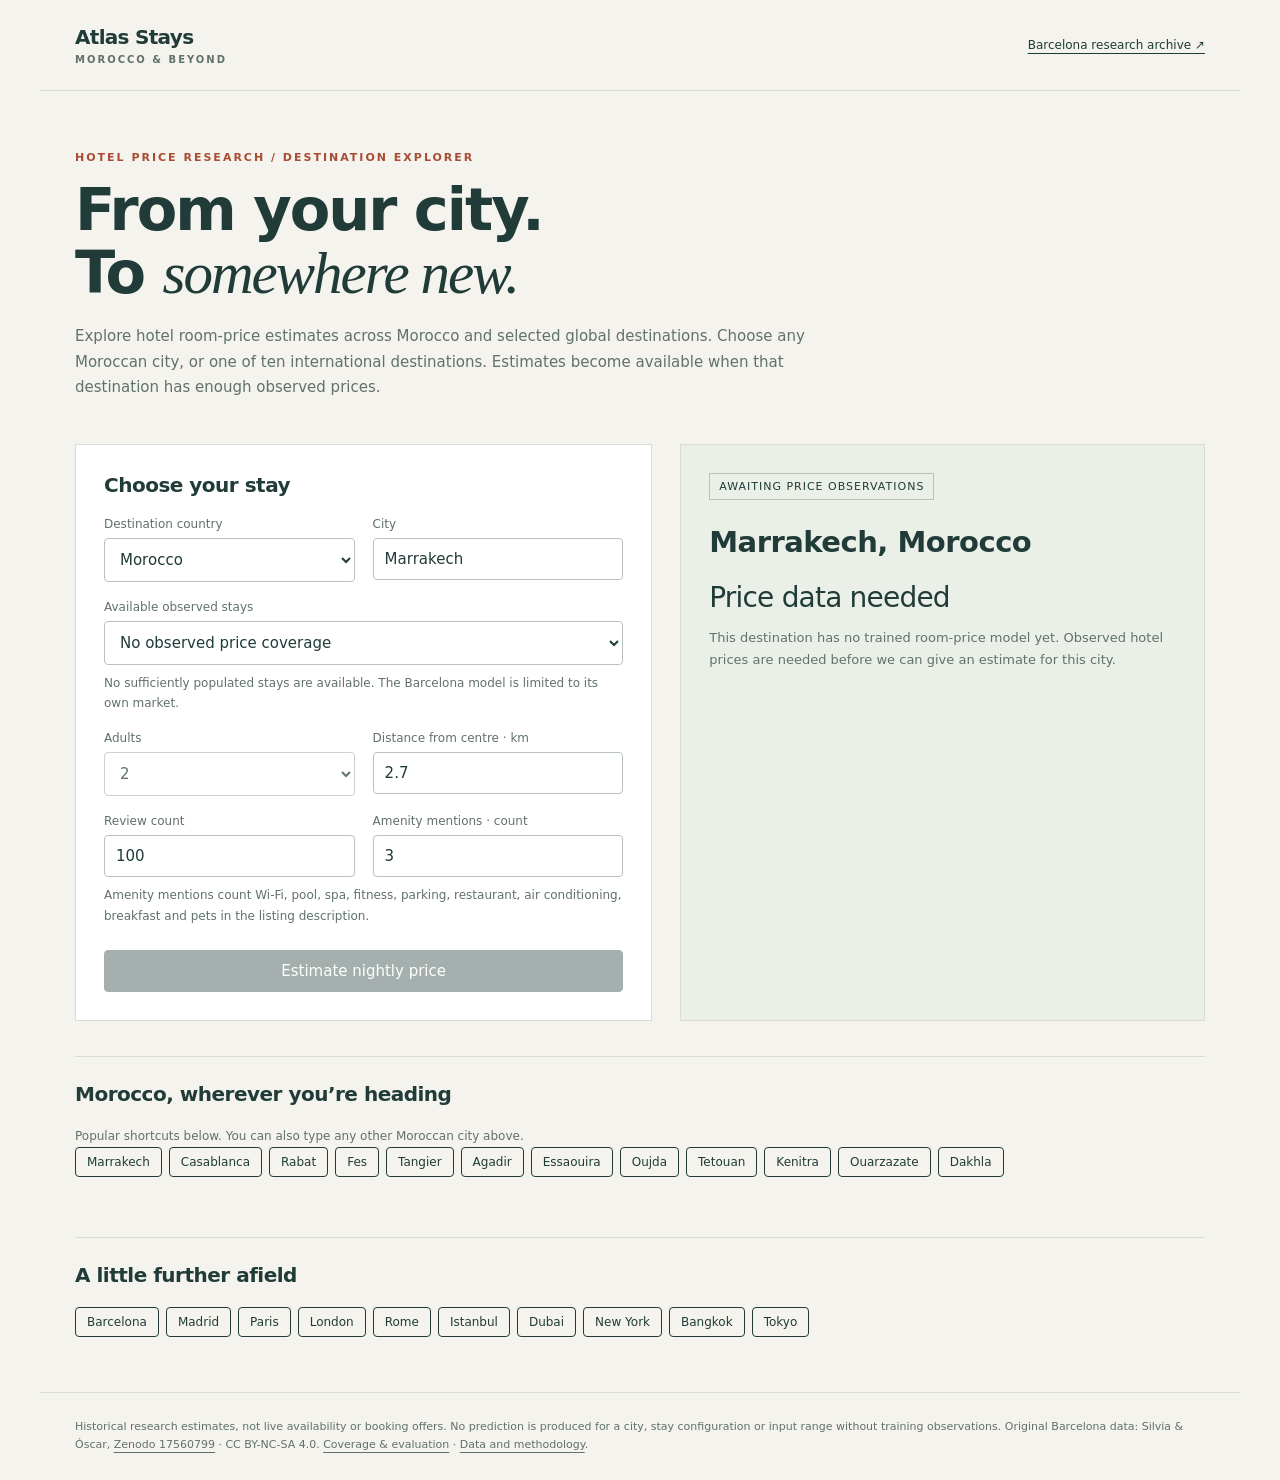
<file: dashboard/destinations.html>
<!doctype html>
<html lang="en"><head><meta charset="utf-8"><meta name="viewport" content="width=device-width,initial-scale=1"><title>Atlas Stays · Morocco & beyond</title>
<style>
:root{color-scheme:light;--ink:#203b38;--muted:#61716c;--paper:#f4f3ed;--accent:#a94c32;--line:#d8ddd4}*{box-sizing:border-box}body{margin:0;background:var(--paper);color:var(--ink);font:15px system-ui,sans-serif}header,main,footer{max-width:1200px;margin:auto;padding:25px 35px}header{display:flex;justify-content:space-between;align-items:center;border-bottom:1px solid var(--line)}.brand{font-size:20px;font-weight:750;letter-spacing:-.7px}.brand small{font-size:10px;letter-spacing:2px;display:block;margin-top:5px;color:var(--muted)}a{color:inherit;text-underline-offset:4px}header a{font-size:12px}.hero{padding:35px 0 28px;max-width:760px}.eyebrow{font-size:11px;letter-spacing:2px;text-transform:uppercase;color:var(--accent);font-weight:700}h1{font-size:clamp(34px,5vw,59px);line-height:1.06;letter-spacing:-2px;margin:15px 0 20px;font-weight:600}h1 em{font-family:Georgia,serif;font-weight:400}p{line-height:1.7;color:var(--muted)}.layout{display:grid;grid-template-columns:1.1fr 1fr;gap:28px}form,.result{padding:28px;background:#fff;border:1px solid var(--line)}h2{font-size:20px;letter-spacing:-.5px;margin:0 0 20px}.fields{display:grid;grid-template-columns:1fr 1fr;gap:18px}.wide{grid-column:1/-1}label{display:block;font-size:12px;color:var(--muted);margin-bottom:7px}input,select,button{font:inherit;width:100%;border:1px solid #b7c3ba;border-radius:4px;padding:11px;background:#fff;color:var(--ink)}button{background:var(--ink);color:white;border-color:var(--ink);cursor:pointer;margin-top:24px}button:disabled{opacity:.4;cursor:default}input:focus,select:focus,button:focus-visible{outline:2px solid var(--accent);outline-offset:3px}.hint{font-size:12px;margin:8px 0 0}.result{background:#eaf0e8;display:flex;flex-direction:column;justify-content:space-between;min-height:390px}.status{font-size:11px;letter-spacing:1px;text-transform:uppercase;display:inline-block;border:1px solid #b7c3ba;padding:6px 9px;align-self:flex-start}.amount{font-size:45px;letter-spacing:-1.5px;line-height:1.2;overflow-wrap:anywhere;margin:22px 0 12px}.amount.empty{font-size:28px;letter-spacing:-.8px}.result h2{margin-top:25px;font-size:29px}.result p{font-size:13px}.metrics{display:flex;gap:26px;padding-top:20px;border-top:1px solid #bdcdbb}.metrics[hidden]{display:none}.metrics strong{display:block;font-size:19px}.metrics span{font-size:11px;color:var(--muted)}.destinations{margin:35px 0 5px;padding:25px 0;border-top:1px solid var(--line)}.chips{display:flex;flex-wrap:wrap;gap:7px}.chips button{font-size:12px;width:auto;background:transparent;color:var(--ink);padding:7px 11px;margin:0}.chips button:hover{background:#e3e9de}footer{font-size:11px;line-height:1.7;color:var(--muted);border-top:1px solid var(--line)}@media(max-width:760px){header,main,footer{padding:20px}.layout{grid-template-columns:1fr}.fields{gap:14px}.hero{padding-top:25px}form,.result{padding:22px}.amount{font-size:38px}}@media(max-width:370px){.fields{grid-template-columns:1fr}.wide{grid-column:auto}header{gap:15px}}
</style></head><body>
<header><div class="brand">Atlas Stays<small>MOROCCO & BEYOND</small></div><a href="index.html">Barcelona research archive ↗</a></header>
<main><section class="hero"><div class="eyebrow">Hotel price research / destination explorer</div><h1>From your city.<br>To <em>somewhere new.</em></h1><p>Explore hotel room-price estimates across Morocco and selected global destinations. Choose any Moroccan city, or one of ten international destinations. Estimates become available when that destination has enough observed prices.</p></section>
<div class="layout"><form id="predictionForm"><h2>Choose your stay</h2><div class="fields">
<div><label for="country">Destination country</label><select id="country"><option value="MA">Morocco</option><option value="ES">Spain</option><option value="FR">France</option><option value="GB">United Kingdom</option><option value="IT">Italy</option><option value="TR">Türkiye</option><option value="AE">United Arab Emirates</option><option value="US">United States</option><option value="TH">Thailand</option><option value="JP">Japan</option></select></div>
<div><label for="city">City</label><input id="city" list="cities" value="Marrakech" required autocomplete="off"><datalist id="cities"></datalist></div>
<div class="wide"><label for="scope">Available observed stays</label><select id="scope"></select><p class="hint" id="scopeHint"></p></div>
<div><label for="adults">Adults</label><select id="adults"><option>2</option></select></div>
<div><label for="distance">Distance from centre · km</label><input id="distance" type="number" value="2.7" step="any" min="0" required></div>
<div><label for="reviews">Review count</label><input id="reviews" type="number" value="100" min="0" step="1" required></div>
<div><label for="amenities">Amenity mentions · count</label><input id="amenities" type="number" value="3" min="0" step="1" required></div>
</div><p class="hint">Amenity mentions count Wi-Fi, pool, spa, fitness, parking, restaurant, air conditioning, breakfast and pets in the listing description.</p><button id="predict" type="submit" disabled>Estimate nightly price</button></form>
<section class="result" aria-label="Price estimate" aria-live="polite"><div><span class="status" id="status">Checking coverage</span><h2 id="destinationTitle">Marrakech, Morocco</h2><div class="amount empty" id="amount">Price data needed</div><p id="explanation"></p><p id="source"></p></div><div class="metrics" id="metrics" hidden></div></section></div>
<section class="destinations"><h2>Morocco, wherever you’re heading</h2><p class="hint">Popular shortcuts below. You can also type any other Moroccan city above.</p><div class="chips" id="moroccoChips"></div></section>
<section class="destinations"><h2>A little further afield</h2><div class="chips" id="globalChips"></div></section>
</main><footer>Historical research estimates, not live availability or booking offers. No prediction is produced for a city, stay configuration or input range without training observations. Original Barcelona data: Silvia & Óscar, <a href="https://doi.org/10.5281/zenodo.17560799">Zenodo 17560799</a> · CC BY-NC-SA 4.0. <a href="../reports/destination_coverage.json">Coverage & evaluation</a> · <a href="../DESTINATIONS.md">Data and methodology</a>.</footer>
<script src="destinations-data.js"></script><script src="destinations.js"></script></body></html>
</file>
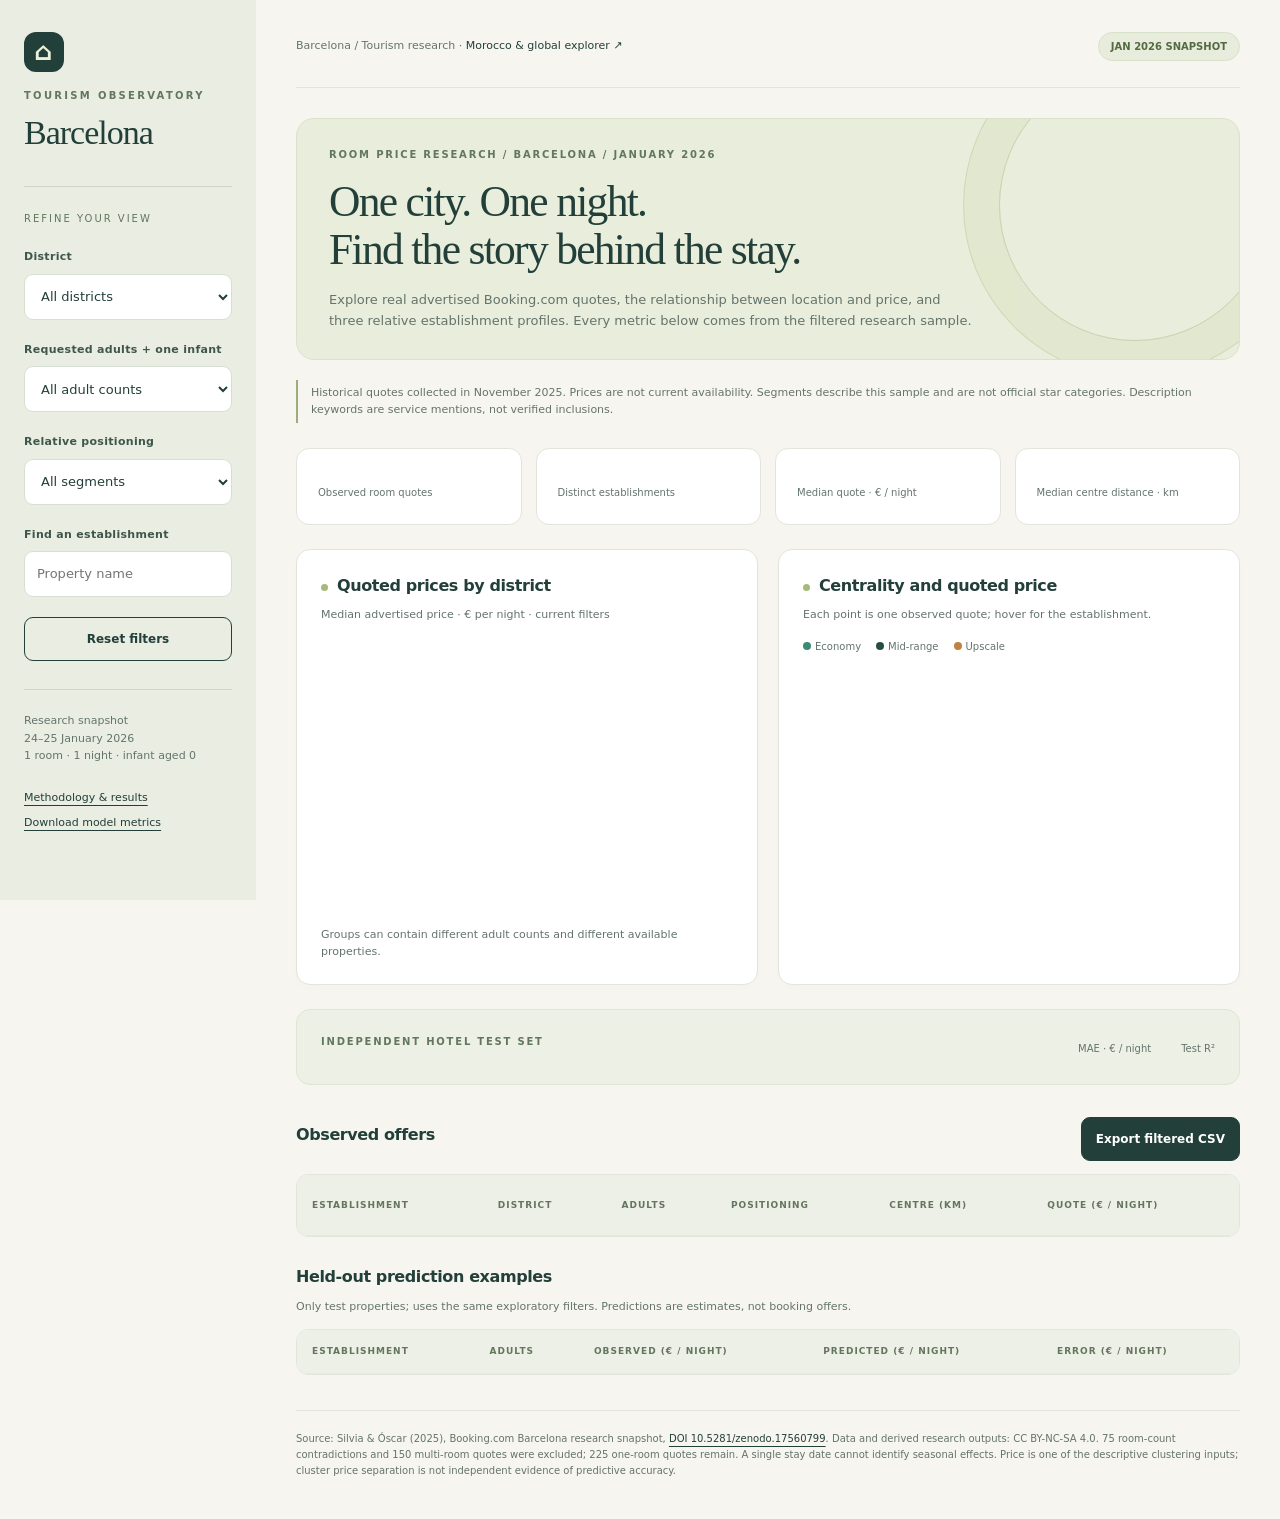
<file: dashboard/template.html>
<!doctype html>
<html lang="en">
<head>
<meta charset="utf-8"><meta name="viewport" content="width=device-width,initial-scale=1">
<title>Barcelona Tourism Observatory · Hotel Price Research</title>
<style>
:root{--ink:#233e52;--muted:#667581;--paper:#f4f4ee;--line:#d9dfdb;--economy:#27877c;--middle:#23405a;--upscale:#cb7d38}*{box-sizing:border-box}body{margin:0;background:var(--paper);color:var(--ink);font:15px system-ui,-apple-system,sans-serif}button,input,select{font:inherit}aside{position:fixed;inset:0 auto 0 0;width:248px;background:#e9ede5;padding:30px 23px;border-right:1px solid var(--line);overflow:auto}.brand{font-size:12px;letter-spacing:2px;text-transform:uppercase;font-weight:700;margin-bottom:38px}.brand strong{display:block;font-size:23px;letter-spacing:-.7px;text-transform:none;margin-top:9px}label{display:block;font-size:12px;color:var(--muted);margin-top:22px;margin-bottom:7px}input,select{width:100%;padding:10px;border:1px solid #bfcac2;background:#fff;color:var(--ink);border-radius:3px}button{padding:10px 14px;border:1px solid var(--ink);background:var(--ink);color:#fff;border-radius:3px;cursor:pointer}button.secondary{background:transparent;color:var(--ink)}aside button{width:100%;margin-top:20px}.aside-note{font-size:12px;line-height:1.6;margin-top:30px;color:var(--muted)}a{color:var(--ink)}main{margin-left:248px;padding:38px 42px 30px;max-width:1600px}.eyebrow{font-size:11px;letter-spacing:2px;font-weight:700;text-transform:uppercase;color:var(--muted)}h1{font-weight:550;letter-spacing:-1.4px;font-size:37px;line-height:1.15;margin:14px 0}h2{font-size:19px;letter-spacing:-.4px;font-weight:600;margin:0 0 9px}p{line-height:1.6}.sub{max-width:810px;color:var(--muted);margin:12px 0 24px}.context{padding:12px 16px;border-left:3px solid var(--economy);background:#e8eee7;font-size:13px;line-height:1.5}.kpis{display:grid;grid-template-columns:repeat(4,1fr);margin:27px 0 30px;padding-bottom:25px;border-bottom:1px solid var(--line)}.kpi b{font-weight:550;font-size:31px;letter-spacing:-1px;display:block}.kpi span{font-size:12px;color:var(--muted)}.grid{display:grid;grid-template-columns:1fr 1fr;gap:24px}.panel{background:#fff;padding:22px;border:1px solid var(--line);min-width:0}.caption{font-size:12px;color:var(--muted);line-height:1.5;margin:7px 0 0}.legend{display:flex;gap:15px;flex-wrap:wrap;font-size:11px;color:var(--muted);margin:11px 0}.dot{display:inline-block;width:8px;height:8px;border-radius:50%;margin-right:4px}.chart{width:100%;min-height:275px}svg{width:100%;height:auto;display:block}svg text{font:11px system-ui;fill:var(--muted)}.quality{display:flex;align-items:center;justify-content:space-between;gap:20px;margin:27px 0;padding:24px 0;border-top:1px solid var(--line);border-bottom:1px solid var(--line)}.quality p{font-size:13px;color:var(--muted);max-width:600px;margin-bottom:0}.quality-metrics{display:flex;gap:28px;white-space:nowrap}.quality-metrics b{font-size:25px;display:block;font-weight:550}.quality-metrics span{font-size:11px;color:var(--muted)}.table-top{display:flex;justify-content:space-between;align-items:center;gap:20px;margin:30px 0 13px}.table-top p{font-size:12px;color:var(--muted);margin:0}.table-wrap{overflow:auto;background:#fff;border:1px solid var(--line);max-height:530px}table{border-collapse:collapse;width:100%;white-space:nowrap;font-size:13px}th,td{padding:13px 15px;border-bottom:1px solid #e5e9e4;text-align:left}th{font-size:10px;letter-spacing:.6px;text-transform:uppercase;background:#f7f8f4;position:sticky;top:0;cursor:pointer}td:first-child{white-space:normal;min-width:210px;max-width:300px}.pill{font-size:11px;border-radius:3px;padding:3px 7px;display:inline-block}.Economy{background:#e4f1ec;color:#216c63}.Mid-range{background:#e7edf2;color:#23405a}.Upscale{background:#f8eddd;color:#965a24}.empty{padding:20px;color:var(--muted)}footer{font-size:12px;color:var(--muted);line-height:1.6;border-top:1px solid var(--line);margin-top:35px;padding-top:20px}#testRows td{font-variant-numeric:tabular-nums}@media(max-width:1050px){aside{width:210px;padding:24px 16px}main{margin-left:210px;padding:30px 23px}.grid{grid-template-columns:1fr}.quality{align-items:flex-start;flex-direction:column}}@media(max-width:650px){aside{position:static;width:auto;border-right:0;padding:20px}.brand{margin-bottom:17px}.brand strong{display:inline;margin-left:12px;font-size:20px}aside .filters{display:grid;grid-template-columns:1fr 1fr;gap:6px 14px}aside label{margin-top:8px}aside button{width:auto;margin-top:14px}.aside-note{margin:12px 0 0}.aside-note br{display:none}main{margin:0;padding:25px 16px}h1{font-size:29px}.kpis{grid-template-columns:1fr 1fr;gap:18px}.panel{padding:16px}.quality-metrics{gap:25px}}
</style>
<link rel="stylesheet" href="interface.css">
</head>
<body>
<a class="skip-link" href="#main">Skip to content</a>
<aside><div class="brand"><span class="brand-mark" aria-hidden="true">⌂</span>Tourism Observatory<strong>Barcelona</strong></div><p class="filter-title">REFINE YOUR VIEW</p><div class="filters">
<div><label for="district">District</label><select id="district"><option value="">All districts</option></select></div>
<div><label for="adults">Requested adults + one infant</label><select id="adults"><option value="">All adult counts</option><option value="1">1 adult</option><option value="2">2 adults</option><option value="3">3 adults</option></select></div>
<div><label for="segment">Relative positioning</label><select id="segment"><option value="">All segments</option><option>Economy</option><option>Mid-range</option><option>Upscale</option></select></div>
<div><label for="search">Find an establishment</label><input id="search" type="search" placeholder="Property name"></div></div>
<button id="reset" class="secondary">Reset filters</button><p class="aside-note">Research snapshot<br>24–25 January 2026<br>1 room · 1 night · infant aged 0<br><br><a href="https://github.com/MO7KUN/Hotel-Price-Prediction-and-Tourism-Analytics#readme">Methodology & results</a><br><a href="../reports/metrics.json">Download model metrics</a></p></aside>
<main id="main">
<div class="topbar"><span>Barcelona / Tourism research · <a href="destinations.html">Morocco & global explorer ↗</a></span><span class="live-label">JAN 2026 SNAPSHOT</span></div>
<section class="hero">
<div class="eyebrow">Room price research / Barcelona / January 2026</div>
<h1>One city. One night.<br>Find the story behind the stay.</h1>
<p class="sub">Explore real advertised Booking.com quotes, the relationship between location and price, and three relative establishment profiles. Every metric below comes from the filtered research sample.</p>
</section>
<div class="context">Historical quotes collected in November 2025. Prices are not current availability. Segments describe this sample and are not official star categories. Description keywords are service mentions, not verified inclusions.</div>
<section class="kpis" aria-label="Filtered sample metrics"><div class="kpi"><b id="quotesKpi"></b><span>Observed room quotes</span></div><div class="kpi"><b id="propertiesKpi"></b><span>Distinct establishments</span></div><div class="kpi"><b id="priceKpi"></b><span>Median quote · € / night</span></div><div class="kpi"><b id="distanceKpi"></b><span>Median centre distance · km</span></div></section>
<section class="grid"><div class="panel"><h2>Quoted prices by district</h2><p class="caption">Median advertised price · € per night · current filters</p><div class="chart" id="districtChart"></div><p class="caption">Groups can contain different adult counts and different available properties.</p></div><div class="panel"><h2>Centrality and quoted price</h2><p class="caption">Each point is one observed quote; hover for the establishment.</p><div class="legend"><span><i class="dot" style="background:var(--economy)"></i>Economy</span><span><i class="dot" style="background:var(--middle)"></i>Mid-range</span><span><i class="dot" style="background:var(--upscale)"></i>Upscale</span></div><div class="chart" id="scatterChart"></div></div></section>
<section class="quality"><div><div class="eyebrow">Independent hotel test set</div><h2 style="margin-top:7px" id="modelName"></h2><p id="qualityContext"></p></div><div class="quality-metrics"><div><b id="mae"></b><span>MAE · € / night</span></div><div><b id="r2"></b><span>Test R²</span></div></div></section>
<section><div class="table-top"><div><h2>Observed offers</h2><p id="rowCount" role="status"></p></div><button id="export">Export filtered CSV</button></div><div class="table-wrap"><table><thead><tr><th data-sort="name" aria-sort="none"><button type="button">Establishment</button></th><th data-sort="district" aria-sort="none"><button type="button">District</button></th><th data-sort="adults" aria-sort="none"><button type="button">Adults</button></th><th data-sort="positioning" aria-sort="none"><button type="button">Positioning</button></th><th data-sort="distance_center_km" aria-sort="none"><button type="button">Centre (km)</button></th><th data-sort="price_per_night_eur" aria-sort="none"><button type="button">Quote (€ / night)</button></th></tr></thead><tbody id="offerRows"></tbody></table></div></section>
<section><div class="table-top"><div><h2>Held-out prediction examples</h2><p>Only test properties; uses the same exploratory filters. Predictions are estimates, not booking offers.</p></div></div><div class="table-wrap"><table><thead><tr><th>Establishment</th><th>Adults</th><th>Observed (€ / night)</th><th>Predicted (€ / night)</th><th>Error (€ / night)</th></tr></thead><tbody id="testRows"></tbody></table></div></section>
<footer>Source: Silvia & Óscar (2025), Booking.com Barcelona research snapshot, <a href="https://doi.org/10.5281/zenodo.17560799" target="_blank" rel="noopener noreferrer">DOI 10.5281/zenodo.17560799</a>. Data and derived research outputs: CC BY-NC-SA 4.0. 75 room-count contradictions and 150 multi-room quotes were excluded; 225 one-room quotes remain. A single stay date cannot identify seasonal effects. Price is one of the descriptive clustering inputs; cluster price separation is not independent evidence of predictive accuracy.</footer>
</main>
<script>
const DATA=__DATA_PAYLOAD__;
const MODEL=__MODEL_PAYLOAD__;
const palette={'Economy':'#3d8b76','Mid-range':'#294d43','Upscale':'#bf8243'};
const el=id=>document.getElementById(id),controls=['district','adults','segment','search'];let filtered=[],sortKey='price_per_night_eur',direction=1;
const median=xs=>{if(!xs.length)return null;const a=[...xs].sort((a,b)=>a-b),n=a.length;return n%2?a[(n-1)/2]:(a[n/2-1]+a[n/2])/2};
const fmt=(value,digits=0)=>value===null?'—':new Intl.NumberFormat('en-GB',{minimumFractionDigits:digits,maximumFractionDigits:digits}).format(value);
const NS='http://www.w3.org/2000/svg';
function svgNode(tag,attrs={},text){const node=document.createElementNS(NS,tag);Object.entries(attrs).forEach(([k,v])=>node.setAttribute(k,String(v)));if(text!==undefined)node.textContent=text;return node}
function chartBase(id,w,h){const svg=svgNode('svg',{viewBox:`0 0 ${w} ${h}`,role:'img'});el(id).replaceChildren(svg);return svg}
function emptyChart(id,message){el(id).replaceChildren();let p=document.createElement('p');p.className='empty';p.textContent=message;el(id).append(p)}
function bars(rows){if(!rows.length){emptyChart('districtChart','No offers match these filters.');return}const groups=new Map();for(const r of rows){if(!groups.has(r.district))groups.set(r.district,[]);groups.get(r.district).push(r.price_per_night_eur)}const list=[...groups].map(([name,values])=>({name,value:median(values),n:values.length})).sort((a,b)=>a.value-b.value);const w=520,h=Math.max(280,list.length*28+65),left=155,right=50,top=12,bottom=40,max=Math.max(...list.map(x=>x.value))*1.15,scale=v=>v/max*(w-left-right),s=chartBase('districtChart',w,h);s.append(svgNode('title',{},'Median advertised one-room price by district, euros per night'));for(let i=0;i<=4;i++){let v=max*i/4,x=left+scale(v);s.append(svgNode('line',{x1:x,x2:x,y1:top,y2:h-bottom,stroke:'#e6ebe7'}));s.append(svgNode('text',{x,y:h-bottom+17,'text-anchor':'middle'},fmt(v)))}list.forEach((g,i)=>{let y=top+i*28+7;s.append(svgNode('text',{x:left-10,y:y+10,'text-anchor':'end'},g.name));const bar=svgNode('rect',{x:left,y,width:scale(g.value),height:16,fill:palette['Mid-range']});bar.append(svgNode('title',{},`${g.name}: €${g.value.toFixed(2)} / night, ${g.n} quotes`));s.append(bar);s.append(svgNode('text',{x:left+scale(g.value)+5,y:y+12},fmt(g.value)))});s.append(svgNode('text',{x:left+(w-left-right)/2,y:h-6,'text-anchor':'middle'},'Median advertised room quote (€ / night)'))}
function scatter(rows){if(!rows.length){emptyChart('scatterChart','No offers match these filters.');return}const w=520,h=300,left=57,right=20,top=15,bottom=52,maxX=Math.max(1,...rows.map(r=>r.distance_center_km))*1.08,maxY=Math.max(...rows.map(r=>r.price_per_night_eur))*1.1,x=v=>left+v/maxX*(w-left-right),y=v=>h-bottom-v/maxY*(h-top-bottom),s=chartBase('scatterChart',w,h);s.append(svgNode('title',{},'Distance to city centre in kilometres versus advertised room price in euros per night'));for(let i=0;i<=4;i++){let v=maxY*i/4,yy=y(v);s.append(svgNode('line',{x1:left,x2:w-right,y1:yy,y2:yy,stroke:'#e6ebe7'}));s.append(svgNode('text',{x:left-8,y:yy+4,'text-anchor':'end'},fmt(v)));let xx=x(maxX*i/4);s.append(svgNode('text',{x:xx,y:h-bottom+19,'text-anchor':'middle'},fmt(maxX*i/4,1)))}for(const r of rows){const dot=svgNode('circle',{cx:x(r.distance_center_km),cy:y(r.price_per_night_eur),r:4,fill:palette[r.positioning],opacity:.7});dot.append(svgNode('title',{},`${r.name}: €${r.price_per_night_eur} / night, ${r.distance_center_km} km, ${r.adults} adults + infant, ${r.positioning}`));s.append(dot)}s.append(svgNode('text',{x:(left+w-right)/2,y:h-7,'text-anchor':'middle'},'Distance to city centre (km)'));s.append(svgNode('text',{x:14,y:(top+h-bottom)/2,transform:`rotate(-90 14 ${(top+h-bottom)/2})`,'text-anchor':'middle'},'Advertised quote (€ / night)'))}
function cell(row,value){const td=document.createElement('td');td.textContent=value;row.append(td);return td}
function tableRows(rows){let tbody=el('offerRows');tbody.replaceChildren();for(const r of rows){let tr=document.createElement('tr'),td=cell(tr,'');let a=document.createElement('a');a.href=r.canonical_url;a.target='_blank';a.rel='noopener noreferrer';a.textContent=r.name;td.append(a);cell(tr,r.district);cell(tr,r.adults);let t=cell(tr,'');let badge=document.createElement('span');badge.className='pill '+r.positioning;badge.textContent=r.positioning;t.append(badge);cell(tr,fmt(r.distance_center_km,1));cell(tr,fmt(r.price_per_night_eur,2));tbody.append(tr)}if(!rows.length){let tr=document.createElement('tr');let td=cell(tr,'No offers match these filters.');td.colSpan=6;tbody.append(tr)}let testBody=el('testRows');testBody.replaceChildren();for(const r of rows.filter(r=>r.split==='test')){let tr=document.createElement('tr');[r.name,r.adults,fmt(r.price_per_night_eur,2),fmt(r.prediction_eur,2),fmt(r.prediction_eur-r.price_per_night_eur,2)].forEach(v=>cell(tr,v));testBody.append(tr)}if(!testBody.children.length){let tr=document.createElement('tr');let td=cell(tr,'No held-out test offers match these filters.');td.colSpan=5;testBody.append(tr)}}
function render(){const district=el('district').value,adults=el('adults').value,segment=el('segment').value,q=el('search').value.trim().toLocaleLowerCase();filtered=DATA.filter(r=>(!district||r.district===district)&&(!adults||String(r.adults)===adults)&&(!segment||r.positioning===segment)&&(!q||r.name.toLocaleLowerCase().includes(q)));filtered.sort((a,b)=>direction*(typeof a[sortKey]==='number'?a[sortKey]-b[sortKey]:String(a[sortKey]).localeCompare(String(b[sortKey]))));el('quotesKpi').textContent=fmt(filtered.length);el('propertiesKpi').textContent=fmt(new Set(filtered.map(r=>r.property_id)).size);el('priceKpi').textContent=fmt(median(filtered.map(r=>r.price_per_night_eur)),0);el('distanceKpi').textContent=fmt(median(filtered.map(r=>r.distance_center_km)),1);el('rowCount').textContent=filtered.length+' matching quotes · click a column heading to sort';bars(filtered);scatter(filtered);tableRows(filtered)}
for(const name of [...new Set(DATA.map(r=>r.district))].sort())el('district').add(new Option(name,name));controls.forEach(id=>el(id).addEventListener('input',render));el('reset').addEventListener('click',()=>{controls.forEach(id=>el(id).value='');render()});document.querySelectorAll('[data-sort]').forEach(th=>th.querySelector('button').addEventListener('click',()=>{direction=sortKey===th.dataset.sort?-direction:1;sortKey=th.dataset.sort;document.querySelectorAll('[data-sort]').forEach(header=>header.setAttribute('aria-sort',header.dataset.sort===sortKey?(direction===1?'ascending':'descending'):'none'));render()}));el('export').addEventListener('click',()=>{const keys=['property_id','name','district','adults','positioning','distance_center_km','price_per_night_eur','split'];const quote=v=>{let t=String(v??'');if(/^[=+@\-]/.test(t))t="'"+t;return '"'+t.replaceAll('"','""')+'"'};const csv=[keys.map(quote).join(','),...filtered.map(r=>keys.map(k=>quote(r[k])).join(','))].join('\r\n');let url=URL.createObjectURL(new Blob(['\uFEFF'+csv],{type:'text/csv;charset=utf-8'})),a=document.createElement('a');a.href=url;a.download='barcelona-filtered-room-quotes.csv';a.click();setTimeout(()=>URL.revokeObjectURL(url),1000)});el('modelName').textContent=MODEL.model.replaceAll('_',' ')+' · final held-out performance';el('qualityContext').textContent=`Evaluated on ${MODEL.test_quotes} quotes from ${MODEL.test_properties} unseen establishments. These fixed test metrics do not change with the filters. The full README compares simple baselines and documents uncertainty.`;el('mae').textContent=fmt(MODEL.mae,2);el('r2').textContent=fmt(MODEL.r2,3);render();
</script>
</body></html>
</file>
<file: dashboard/interface.css>
/* Local assets only: the dashboard also works offline. */
:root{--ink:#233f39;--muted:#64746c;--paper:#f6f5ef;--line:#e1e5dc;--economy:#3d8b76;--middle:#294d43;--upscale:#bf8243}
html{scroll-behavior:smooth;scroll-padding-top:24px}body{font-family:Inter,ui-sans-serif,system-ui,sans-serif;line-height:1.5}::selection{background:#d4e7b7}a{text-underline-offset:4px}button,a,input,select{touch-action:manipulation}button:focus-visible,a:focus-visible,input:focus-visible,select:focus-visible{outline:3px solid #a6b76a;outline-offset:4px}button{min-height:44px;border-radius:9px;font-size:12px;font-weight:650;transition:background .2s}button:hover{background:#406354;color:white}input,select{min-height:46px;border-radius:9px;background:#fff;border-color:#d7dfd3;font-size:13px;padding:11px 12px}label{font-size:11px;letter-spacing:.3px;font-weight:650;color:#40564b;margin:22px 0 8px}
aside{width:256px;background:#e9ede2;padding:32px 24px;border:0}.brand{font-size:10px;letter-spacing:2.3px;color:#62775d;margin-bottom:28px}.brand strong{font-family:Georgia,serif;color:var(--ink);font-size:34px;letter-spacing:-1px;font-weight:400;margin-top:4px}.brand-mark{display:block;width:40px;height:40px;background:var(--ink);color:#ebf1d8;border-radius:12px;text-align:center;font-size:25px;line-height:40px;margin-bottom:16px}.filter-title{border-top:1px solid #cfd8c5;padding-top:24px;font-size:10px;letter-spacing:2px;color:#62775d}.aside-note{padding-top:22px;border-top:1px solid #cfd8c5;font-size:11px;margin-top:28px}.aside-note a{display:inline-block;margin-top:7px}main{margin-left:256px;padding:32px 40px 40px;max-width:1700px}.topbar{display:flex;justify-content:space-between;gap:14px;align-items:center;padding-bottom:26px;font-size:11px;border-bottom:1px solid var(--line);margin-bottom:30px;color:var(--muted)}.topbar a{text-decoration:none}.live-label{background:#e8ecdc;border:1px solid #d9e0c9;padding:6px 12px;border-radius:30px;color:#546a40;font-size:10px;font-weight:650}.hero{position:relative;overflow:hidden;padding:28px 32px;background:#e9eddc;border-radius:18px;border:1px solid #dbe2cc;margin-bottom:20px}.hero:after{content:'';position:absolute;right:-32px;top:-50px;width:270px;height:270px;border:1px solid #b1c191;border-radius:50%;box-shadow:0 0 0 35px #dce5c6,0 0 0 36px #bbc99d;opacity:.6;pointer-events:none}.hero>*{position:relative;z-index:1}.eyebrow{font-size:10px;color:#62775d;letter-spacing:1.8px}h1{font-family:Georgia,serif;font-size:clamp(32px,3.4vw,49px);font-weight:400;letter-spacing:-1.7px;line-height:1.1;max-width:700px;margin:16px 0}.sub{font-size:13px;max-width:650px;margin-bottom:0}.context{font-size:11px;background:transparent;border-left:2px solid #9cac7d;padding:5px 13px;color:var(--muted);margin-bottom:25px}.kpis{gap:14px;border:0;padding:0;margin:24px 0}.kpi{background:white;border:1px solid var(--line);padding:21px;border-radius:13px;min-width:0}.kpi b{font-family:Georgia,serif;font-size:34px;font-weight:400;line-height:1.15;margin-bottom:10px}.kpi span{font-size:10px;color:var(--muted)}.grid{gap:20px}.panel{border-radius:14px;padding:24px;box-shadow:0 4px 12px #213c3003}h2{font-size:16px;font-weight:600;letter-spacing:-.4px}.panel h2:before{content:'';display:inline-block;width:7px;height:7px;background:#a7b97a;border-radius:50%;margin-right:9px}.caption{font-size:11px}.chart{margin-top:22px}.legend{font-size:10px;margin-top:16px}.quality{background:#edf0e5;border:1px solid #dfe5d3;border-radius:14px;padding:24px;margin:24px 0 32px}.quality p{font-size:11px;max-width:530px}.quality-metrics{gap:30px}.quality-metrics b{font-family:Georgia,serif;font-size:29px}.quality-metrics span{font-size:10px}.table-top{margin-top:28px}.table-top p{font-size:11px;max-width:580px}.table-wrap{border-radius:12px;max-height:510px}th{background:#edf0e7;padding:15px;font-size:9px;letter-spacing:1px;color:#64755d}th button{border:0;background:transparent;color:inherit;padding:0;font:inherit;letter-spacing:inherit;min-height:30px;text-transform:inherit;text-align:left}th button:hover{color:#243d30;background:transparent}th[aria-sort=ascending] button:after{content:' ↑'}th[aria-sort=descending] button:after{content:' ↓'}td{padding:14px 15px;font-size:12px}tbody tr:hover{background:#f7f9f1}td a{text-decoration:none;font-weight:550}td a:hover{text-decoration:underline}.pill{border-radius:20px;font-size:10px;padding:4px 9px}.Economy{background:#e5f1e7;color:#3a7051}.Mid-range{background:#e8eee2;color:#51643f}.Upscale{background:#f8eddc;color:#8c642f}.empty{padding:35px 20px}footer{font-size:10px;max-width:1000px}.skip-link{position:fixed;top:8px;left:8px;z-index:10;background:white;padding:12px;transform:translateY(-160%)}.skip-link:focus{transform:none}
@media(min-width:1450px){main{padding:36px 55px}.hero{padding:38px 40px}}
@media(max-width:1100px){main{padding:26px;margin-left:230px}aside{width:230px;padding:26px 20px}.hero:after{opacity:.25}.grid{grid-template-columns:1fr}.quality{flex-direction:row}.kpis{grid-template-columns:repeat(2,1fr)}}
@media(max-width:700px){aside{position:static;width:auto;padding:20px;border-bottom:1px solid var(--line)}.brand{margin:0 0 16px;display:flex;align-items:center;gap:12px;flex-wrap:wrap;letter-spacing:1px}.brand-mark{margin:0;width:32px;height:32px;line-height:32px;font-size:20px}.brand strong{font-size:25px;margin:0}.filter-title{padding-top:13px;margin:0 0 10px}.filters{display:grid;grid-template-columns:1fr 1fr;gap:6px 12px}aside label{margin-top:8px}aside .aside-note{display:none}aside button{width:auto;margin-top:14px}main{margin:0;padding:20px 16px}.topbar{padding-bottom:16px;margin-bottom:20px;font-size:10px}.hero{padding:25px 22px}.hero:after{display:none}h1{font-size:34px;letter-spacing:-1px}.sub{font-size:12px}.context{font-size:10px}.kpis{gap:10px}.kpi{padding:17px}.kpi b{font-size:30px}.panel{padding:20px 15px}.quality{flex-direction:column;align-items:flex-start;gap:18px;padding:20px}.table-top{align-items:flex-start;gap:12px}#export{max-width:130px;padding:10px}.table-top h2{font-size:15px}.table-wrap{border-radius:9px}footer{font-size:10px}}
@media(prefers-reduced-motion:reduce){html{scroll-behavior:auto}*{transition:none!important}}
</file>
